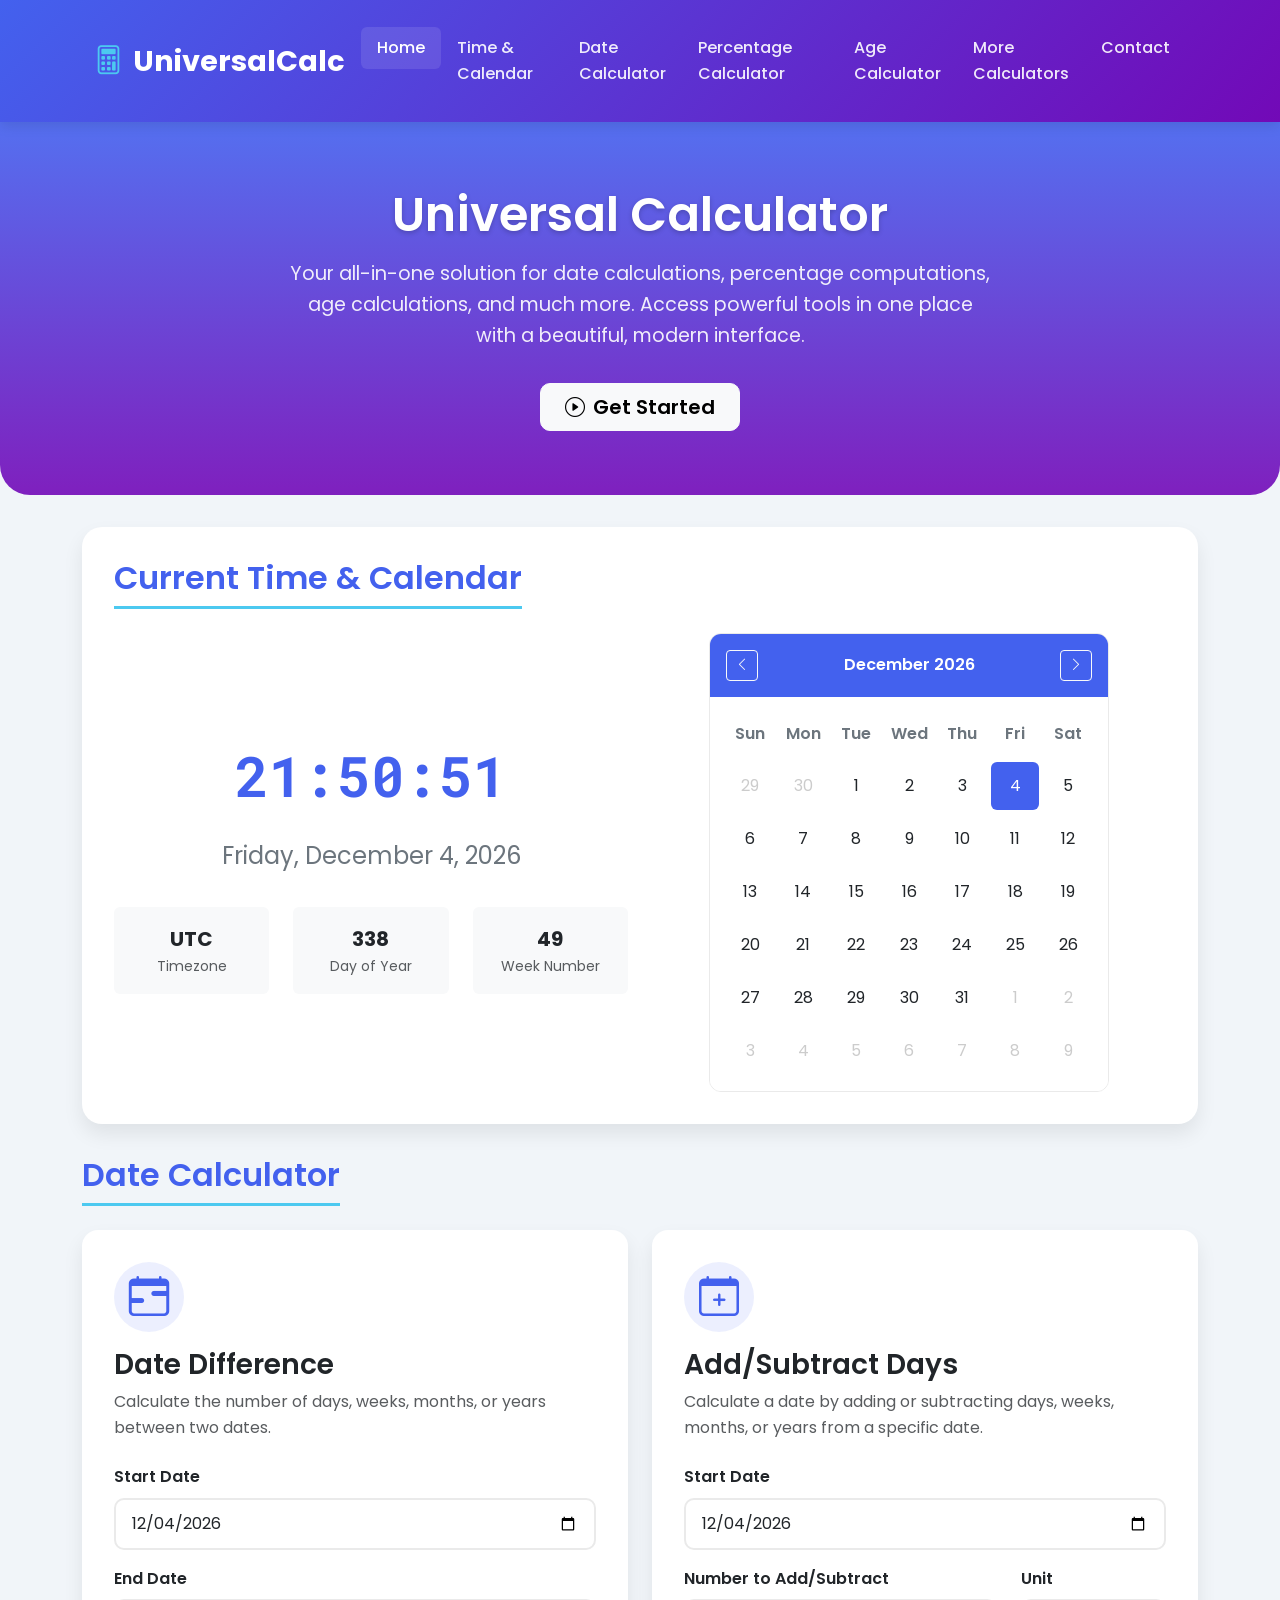
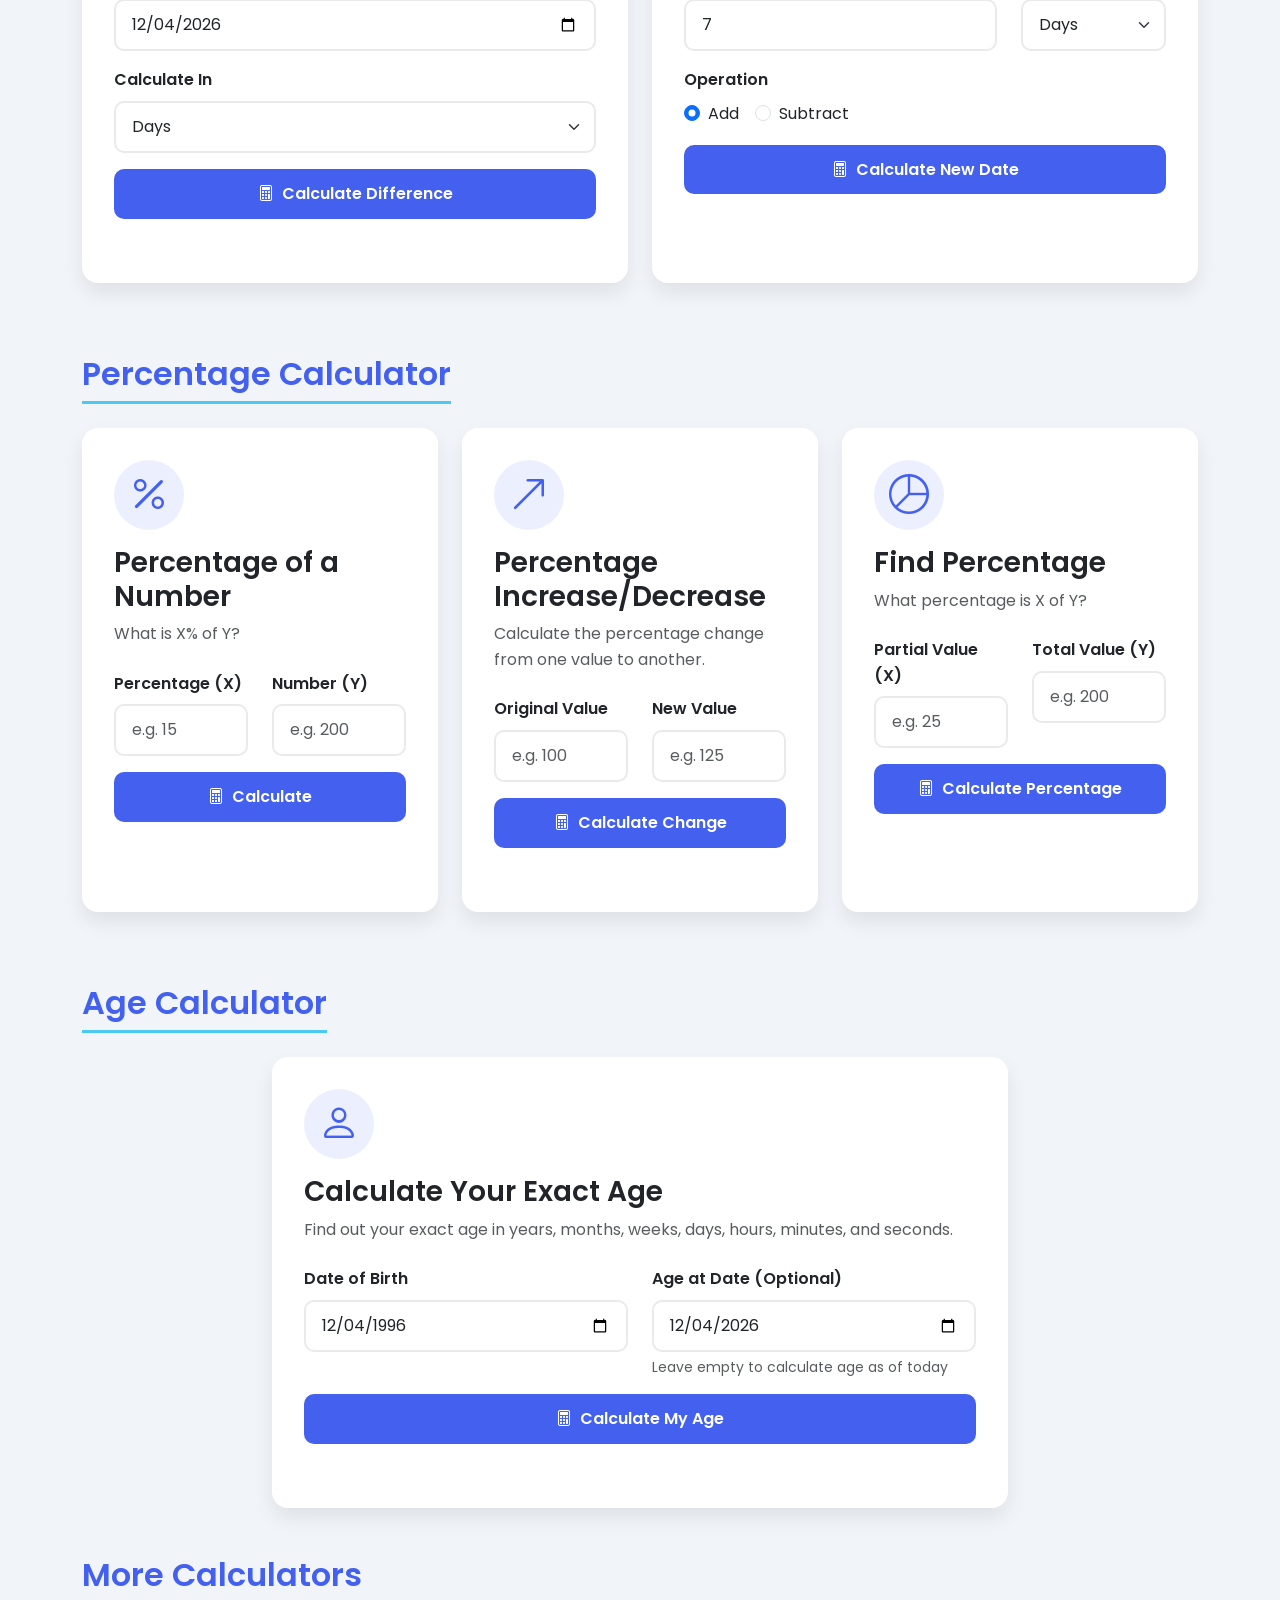
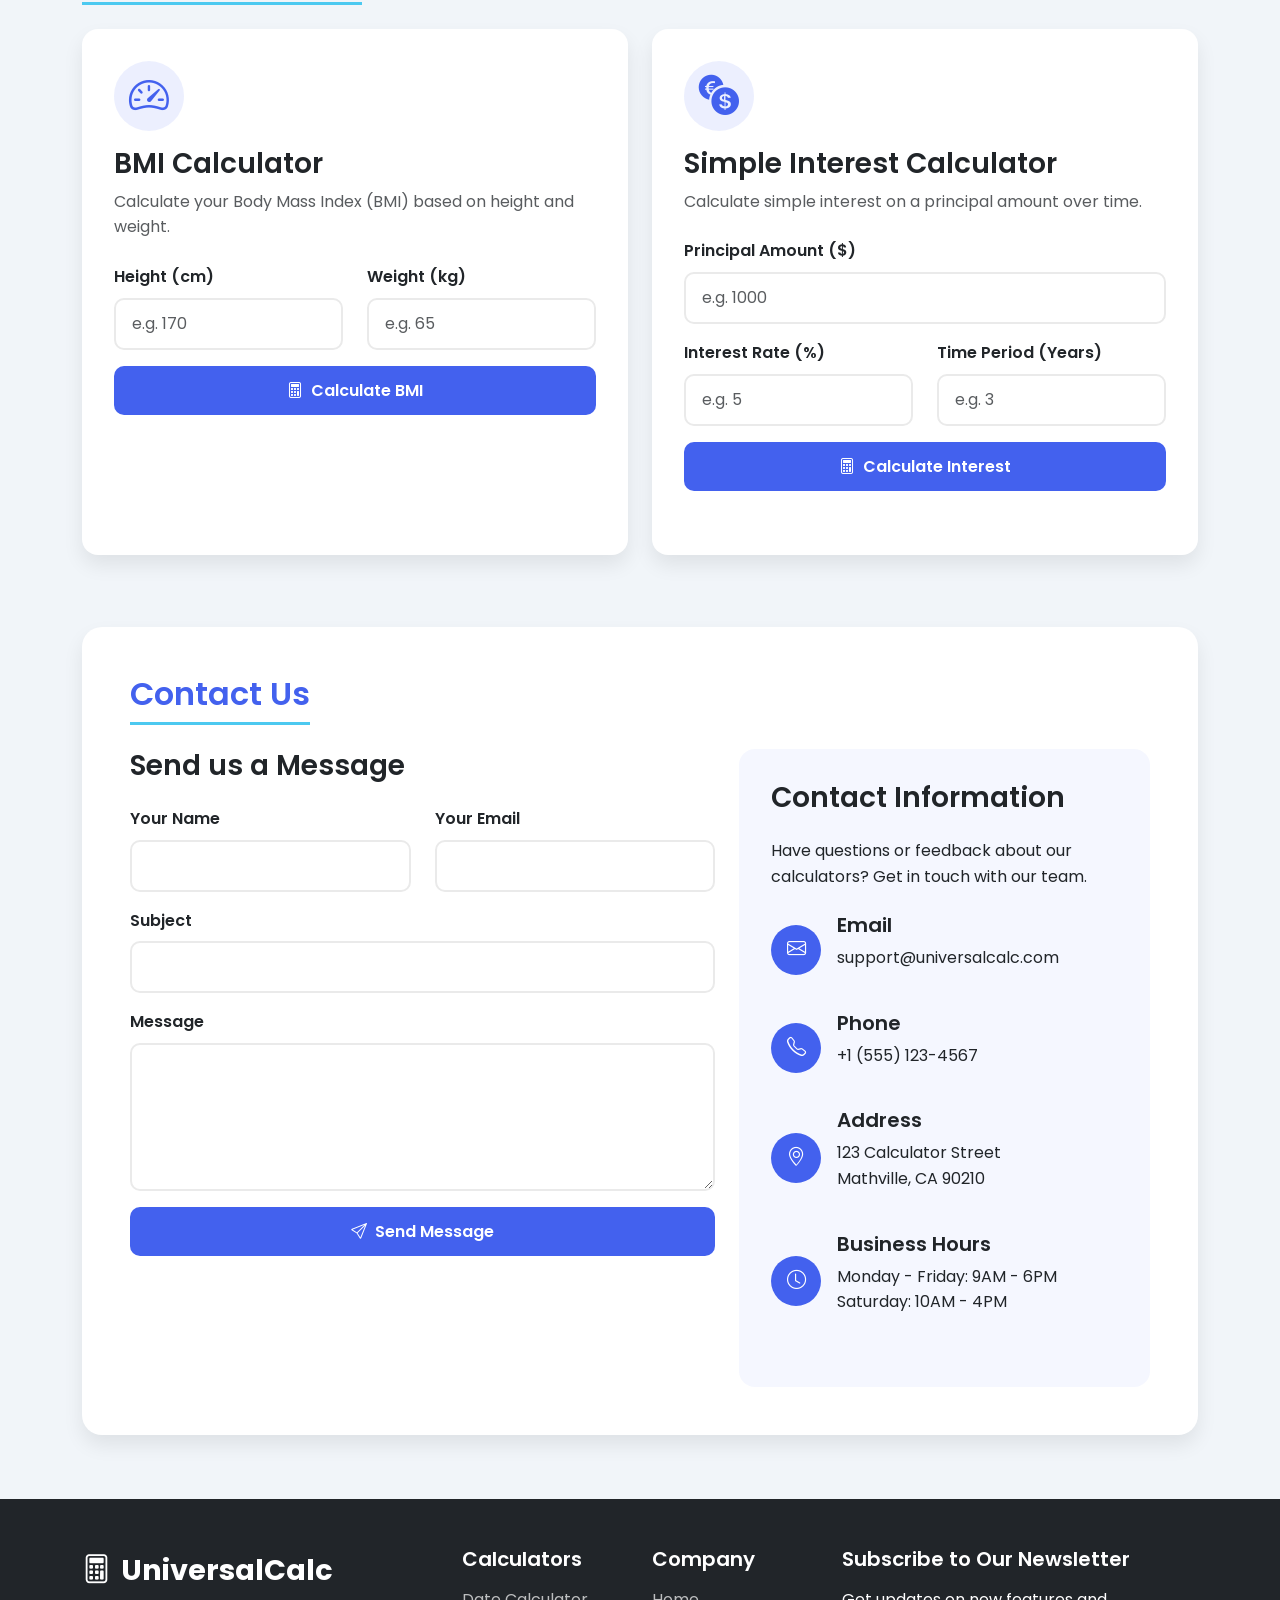
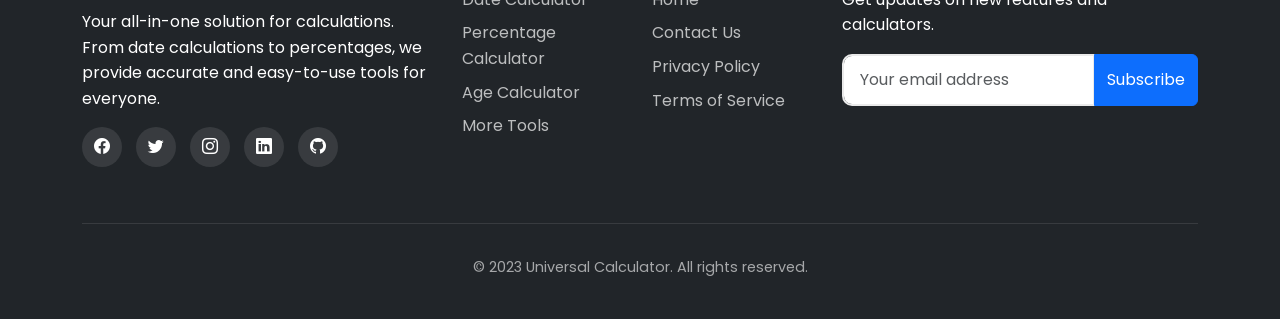
<file: universal_calculator/index.html>
<!doctype html>
<html lang="en">

<head>
    <meta charset="UTF-8" />
    <meta name="viewport" content="width=device-width, initial-scale=1.0" />
    <title>Universal Calculator | All-in-One Tool</title>
    <meta name="description"
        content="Universal Calculator is your all-in-one solution for date calculations, percentage computations, age calculations, and much more. Access powerful tools in one place with a beautiful, modern interface." />
    <meta name="author" content="Ananta Samal" />

    <!-- Bootstrap 5 CSS -->
    <link href="https://cdn.jsdelivr.net/npm/bootstrap@5.3.0-alpha1/dist/css/bootstrap.min.css" rel="stylesheet" />
    <!-- Bootstrap Icons -->
    <link rel="stylesheet" href="https://cdn.jsdelivr.net/npm/bootstrap-icons@1.8.1/font/bootstrap-icons.css" />
    <!-- Font Awesome -->
    <link rel="stylesheet" href="https://cdnjs.cloudflare.com/ajax/libs/font-awesome/6.4.0/css/all.min.css" />
    <!-- Google Fonts -->
    <link
        href="https://fonts.googleapis.com/css2?family=Poppins:wght@300;400;500;600;700&family=Roboto+Mono:wght@400;500&display=swap"
        rel="stylesheet" />
    <!-- Custom CSS -->
    <link rel="stylesheet" href="css/style.css" />
    <!-- Favicon -->
    <link rel="icon" type="image/png" sizes="32x32" href="images/favicon.png" />
</head>

<body>
    <!-- Header -->
    <header>
        <div class="container">
            <nav class="navbar navbar-expand-lg navbar-dark">
                <div class="container-fluid">
                    <a class="navbar-brand logo" href="#">
                        <i class="bi bi-calculator"></i>
                        UniversalCalc
                    </a>
                    <button class="navbar-toggler" type="button" data-bs-toggle="collapse" data-bs-target="#navbarNav">
                        <span class="navbar-toggler-icon"></span>
                    </button>
                    <div class="collapse navbar-collapse" id="navbarNav">
                        <ul class="navbar-nav ms-auto">
                            <li class="nav-item">
                                <a class="nav-link active" href="#home">Home</a>
                            </li>
                            <li class="nav-item">
                                <a class="nav-link" href="#time-calendar">Time & Calendar</a>
                            </li>
                            <li class="nav-item">
                                <a class="nav-link" href="#date-calc">Date Calculator</a>
                            </li>
                            <li class="nav-item">
                                <a class="nav-link" href="#percentage-calc">Percentage Calculator</a>
                            </li>
                            <li class="nav-item">
                                <a class="nav-link" href="#age-calc">Age Calculator</a>
                            </li>
                            <li class="nav-item">
                                <a class="nav-link" href="#other-calc">More Calculators</a>
                            </li>
                            <li class="nav-item">
                                <a class="nav-link" href="#contact">Contact</a>
                            </li>
                        </ul>
                    </div>
                </div>
            </nav>
        </div>
    </header>

    <!-- Hero Section -->
    <section class="hero" id="home">
        <div class="container">
            <h1>Universal Calculator</h1>
            <p>
                Your all-in-one solution for date calculations, percentage
                computations, age calculations, and much more. Access powerful tools
                in one place with a beautiful, modern interface.
            </p>
            <a href="#time-calendar" class="btn btn-light btn-lg px-4 py-2"
                style="border-radius: 10px; font-weight: 600">
                <i class="bi bi-play-circle me-2"></i>Get Started
            </a>
        </div>
    </section>

    <!-- Main Content -->
    <main class="container">
        <!-- Time and Calendar Section -->
        <section id="time-calendar" class="time-calendar-section">
            <h2 class="section-title">Current Time & Calendar</h2>
            <div class="row align-items-center">
                <div class="col-lg-6 mb-4 mb-lg-0">
                    <div class="time-display" id="current-time">00:00:00</div>
                    <div class="date-display" id="current-date">
                        Monday, January 1, 2023
                    </div>
                    <div class="text-center">
                        <div class="row">
                            <div class="col-4">
                                <div class="p-3 bg-light rounded">
                                    <div class="fs-5 fw-bold" id="timezone">GMT</div>
                                    <div class="small text-muted">Timezone</div>
                                </div>
                            </div>
                            <div class="col-4">
                                <div class="p-3 bg-light rounded">
                                    <div class="fs-5 fw-bold" id="day-of-year">1</div>
                                    <div class="small text-muted">Day of Year</div>
                                </div>
                            </div>
                            <div class="col-4">
                                <div class="p-3 bg-light rounded">
                                    <div class="fs-5 fw-bold" id="week-number">1</div>
                                    <div class="small text-muted">Week Number</div>
                                </div>
                            </div>
                        </div>
                    </div>
                </div>
                <div class="col-lg-6">
                    <div class="calendar-container">
                        <div class="calendar-header">
                            <button class="btn btn-sm btn-outline-light" id="prev-month">
                                <i class="bi bi-chevron-left"></i>
                            </button>
                            <div id="calendar-month-year">Month Year</div>
                            <button class="btn btn-sm btn-outline-light" id="next-month">
                                <i class="bi bi-chevron-right"></i>
                            </button>
                        </div>
                        <div class="calendar-body">
                            <div class="calendar-weekdays">
                                <div>Sun</div>
                                <div>Mon</div>
                                <div>Tue</div>
                                <div>Wed</div>
                                <div>Thu</div>
                                <div>Fri</div>
                                <div>Sat</div>
                            </div>
                            <div class="calendar-days mt-2" id="calendar-days">
                                <!-- Calendar days will be populated by JavaScript -->
                            </div>
                        </div>
                    </div>
                </div>
            </div>
        </section>

        <!-- Date Calculator Section -->
        <section id="date-calc" class="mb-5">
            <h2 class="section-title">Date Calculator</h2>
            <div class="row">
                <div class="col-lg-6 mb-4">
                    <div class="calculator-card">
                        <div class="calculator-icon">
                            <i class="bi bi-calendar-range"></i>
                        </div>
                        <h3>Date Difference</h3>
                        <p class="text-muted mb-4">
                            Calculate the number of days, weeks, months, or years between
                            two dates.
                        </p>

                        <div class="mb-3">
                            <label class="form-label">Start Date</label>
                            <input type="date" class="form-control" id="start-date" value="" />
                        </div>

                        <div class="mb-3">
                            <label class="form-label">End Date</label>
                            <input type="date" class="form-control" id="end-date" value="" />
                        </div>

                        <div class="mb-3">
                            <label class="form-label">Calculate In</label>
                            <select class="form-select" id="date-unit">
                                <option value="days">Days</option>
                                <option value="weeks">Weeks</option>
                                <option value="months">Months</option>
                                <option value="years">Years</option>
                            </select>
                        </div>

                        <button class="btn-calc" id="calculate-date-diff">
                            <i class="bi bi-calculator me-2"></i>Calculate Difference
                        </button>

                        <div class="result-box" id="date-result">
                            <h5 class="mb-2">Result</h5>
                            <div class="result-value" id="date-result-value">0 days</div>
                            <p class="mt-2 mb-0 text-muted" id="date-detail"></p>
                        </div>
                    </div>
                </div>

                <div class="col-lg-6 mb-4">
                    <div class="calculator-card">
                        <div class="calculator-icon">
                            <i class="bi bi-calendar-plus"></i>
                        </div>
                        <h3>Add/Subtract Days</h3>
                        <p class="text-muted mb-4">
                            Calculate a date by adding or subtracting days, weeks, months,
                            or years from a specific date.
                        </p>

                        <div class="mb-3">
                            <label class="form-label">Start Date</label>
                            <input type="date" class="form-control" id="base-date" value="" />
                        </div>

                        <div class="row">
                            <div class="col-8">
                                <div class="mb-3">
                                    <label class="form-label">Number to Add/Subtract</label>
                                    <input type="number" class="form-control" id="date-count" value="7" min="1" />
                                </div>
                            </div>
                            <div class="col-4">
                                <div class="mb-3">
                                    <label class="form-label">Unit</label>
                                    <select class="form-select" id="add-unit">
                                        <option value="days">Days</option>
                                        <option value="weeks">Weeks</option>
                                        <option value="months">Months</option>
                                        <option value="years">Years</option>
                                    </select>
                                </div>
                            </div>
                        </div>

                        <div class="mb-3">
                            <div class="form-label">Operation</div>
                            <div class="d-flex gap-3">
                                <div class="form-check">
                                    <input class="form-check-input" type="radio" name="operation" id="add" checked />
                                    <label class="form-check-label" for="add"> Add </label>
                                </div>
                                <div class="form-check">
                                    <input class="form-check-input" type="radio" name="operation" id="subtract" />
                                    <label class="form-check-label" for="subtract">
                                        Subtract
                                    </label>
                                </div>
                            </div>
                        </div>

                        <button class="btn-calc" id="calculate-date-add">
                            <i class="bi bi-calculator me-2"></i>Calculate New Date
                        </button>

                        <div class="result-box" id="add-date-result">
                            <h5 class="mb-2">Result</h5>
                            <div class="result-value" id="add-date-result-value">-</div>
                            <p class="mt-2 mb-0 text-muted" id="add-date-detail"></p>
                        </div>
                    </div>
                </div>
            </div>
        </section>

        <!-- Percentage Calculator Section -->
        <section id="percentage-calc" class="mb-5">
            <h2 class="section-title">Percentage Calculator</h2>
            <div class="row">
                <div class="col-lg-4 mb-4">
                    <div class="calculator-card">
                        <div class="calculator-icon">
                            <i class="bi bi-percent"></i>
                        </div>
                        <h3>Percentage of a Number</h3>
                        <p class="text-muted mb-4">What is X% of Y?</p>

                        <div class="row mb-3">
                            <div class="col-6">
                                <label class="form-label">Percentage (X)</label>
                                <input type="number" class="form-control" id="percent-x" placeholder="e.g. 15" />
                            </div>
                            <div class="col-6">
                                <label class="form-label">Number (Y)</label>
                                <input type="number" class="form-control" id="number-y" placeholder="e.g. 200" />
                            </div>
                        </div>

                        <button class="btn-calc" id="calculate-percent-of">
                            <i class="bi bi-calculator me-2"></i>Calculate
                        </button>

                        <div class="result-box" id="percent-of-result">
                            <h5 class="mb-2">Result</h5>
                            <div class="result-value" id="percent-of-result-value">0</div>
                            <p class="mt-2 mb-0 text-muted" id="percent-of-detail"></p>
                        </div>
                    </div>
                </div>

                <div class="col-lg-4 mb-4">
                    <div class="calculator-card">
                        <div class="calculator-icon">
                            <i class="bi bi-arrow-up-right"></i>
                        </div>
                        <h3>Percentage Increase/Decrease</h3>
                        <p class="text-muted mb-4">
                            Calculate the percentage change from one value to another.
                        </p>

                        <div class="row mb-3">
                            <div class="col-6">
                                <label class="form-label">Original Value</label>
                                <input type="number" class="form-control" id="original-value" placeholder="e.g. 100" />
                            </div>
                            <div class="col-6">
                                <label class="form-label">New Value</label>
                                <input type="number" class="form-control" id="new-value" placeholder="e.g. 125" />
                            </div>
                        </div>

                        <button class="btn-calc" id="calculate-percent-change">
                            <i class="bi bi-calculator me-2"></i>Calculate Change
                        </button>

                        <div class="result-box" id="percent-change-result">
                            <h5 class="mb-2">Result</h5>
                            <div class="result-value" id="percent-change-result-value">
                                0%
                            </div>
                            <p class="mt-2 mb-0 text-muted" id="percent-change-detail"></p>
                        </div>
                    </div>
                </div>

                <div class="col-lg-4 mb-4">
                    <div class="calculator-card">
                        <div class="calculator-icon">
                            <i class="bi bi-pie-chart"></i>
                        </div>
                        <h3>Find Percentage</h3>
                        <p class="text-muted mb-4">What percentage is X of Y?</p>

                        <div class="row mb-3">
                            <div class="col-6">
                                <label class="form-label">Partial Value (X)</label>
                                <input type="number" class="form-control" id="partial-value" placeholder="e.g. 25" />
                            </div>
                            <div class="col-6">
                                <label class="form-label">Total Value (Y)</label>
                                <input type="number" class="form-control" id="total-value" placeholder="e.g. 200" />
                            </div>
                        </div>

                        <button class="btn-calc" id="calculate-what-percent">
                            <i class="bi bi-calculator me-2"></i>Calculate Percentage
                        </button>

                        <div class="result-box" id="what-percent-result">
                            <h5 class="mb-2">Result</h5>
                            <div class="result-value" id="what-percent-result-value">
                                0%
                            </div>
                            <p class="mt-2 mb-0 text-muted" id="what-percent-detail"></p>
                        </div>
                    </div>
                </div>
            </div>
        </section>

        <!-- Age Calculator Section -->
        <section id="age-calc" class="mb-5">
            <h2 class="section-title">Age Calculator</h2>
            <div class="row">
                <div class="col-lg-8 mx-auto">
                    <div class="calculator-card">
                        <div class="calculator-icon">
                            <i class="bi bi-person"></i>
                        </div>
                        <h3>Calculate Your Exact Age</h3>
                        <p class="text-muted mb-4">
                            Find out your exact age in years, months, weeks, days, hours,
                            minutes, and seconds.
                        </p>

                        <div class="row mb-3">
                            <div class="col-md-6">
                                <label class="form-label">Date of Birth</label>
                                <input type="date" class="form-control" id="birth-date" max="" />
                            </div>
                            <div class="col-md-6">
                                <label class="form-label">Age at Date (Optional)</label>
                                <input type="date" class="form-control" id="age-at-date" value="" />
                                <div class="form-text">
                                    Leave empty to calculate age as of today
                                </div>
                            </div>
                        </div>

                        <button class="btn-calc" id="calculate-age">
                            <i class="bi bi-calculator me-2"></i>Calculate My Age
                        </button>

                        <div class="result-box" id="age-result">
                            <h5 class="mb-3">Your Age Is:</h5>
                            <div class="row">
                                <div class="col-6 col-md-3 mb-3">
                                    <div class="p-3 bg-light rounded text-center">
                                        <div class="fs-3 fw-bold" id="age-years">0</div>
                                        <div class="small text-muted">Years</div>
                                    </div>
                                </div>
                                <div class="col-6 col-md-3 mb-3">
                                    <div class="p-3 bg-light rounded text-center">
                                        <div class="fs-3 fw-bold" id="age-months">0</div>
                                        <div class="small text-muted">Months</div>
                                    </div>
                                </div>
                                <div class="col-6 col-md-3 mb-3">
                                    <div class="p-3 bg-light rounded text-center">
                                        <div class="fs-3 fw-bold" id="age-days">0</div>
                                        <div class="small text-muted">Days</div>
                                    </div>
                                </div>
                                <div class="col-6 col-md-3 mb-3">
                                    <div class="p-3 bg-light rounded text-center">
                                        <div class="fs-3 fw-bold" id="age-hours">0</div>
                                        <div class="small text-muted">Hours</div>
                                    </div>
                                </div>
                            </div>
                            <div class="mt-3">
                                <p class="mb-1">
                                    <strong>Total Days:</strong>
                                    <span id="total-days">0</span> days
                                </p>
                                <p class="mb-1">
                                    <strong>Total Weeks:</strong>
                                    <span id="total-weeks">0</span> weeks
                                </p>
                                <p class="mb-0">
                                    <strong>Next Birthday:</strong>
                                    <span id="next-birthday">-</span> days from now
                                </p>
                            </div>
                        </div>
                    </div>
                </div>
            </div>
        </section>

        <!-- Other Calculators Section -->
        <section id="other-calc" class="mb-5">
            <h2 class="section-title">More Calculators</h2>
            <div class="row">
                <div class="col-lg-6 mb-4">
                    <div class="calculator-card">
                        <div class="calculator-icon">
                            <i class="bi bi-speedometer2"></i>
                        </div>
                        <h3>BMI Calculator</h3>
                        <p class="text-muted mb-4">
                            Calculate your Body Mass Index (BMI) based on height and weight.
                        </p>

                        <div class="row mb-3">
                            <div class="col-6">
                                <label class="form-label">Height (cm)</label>
                                <input type="number" class="form-control" id="height-cm" placeholder="e.g. 170" />
                            </div>
                            <div class="col-6">
                                <label class="form-label">Weight (kg)</label>
                                <input type="number" class="form-control" id="weight-kg" placeholder="e.g. 65" />
                            </div>
                        </div>

                        <button class="btn-calc" id="calculate-bmi">
                            <i class="bi bi-calculator me-2"></i>Calculate BMI
                        </button>

                        <div class="result-box" id="bmi-result">
                            <h5 class="mb-2">Your BMI Result</h5>
                            <div class="result-value" id="bmi-result-value">0.0</div>
                            <div class="mt-2 p-2 rounded" id="bmi-category" style="background-color: #e9ecef">
                                <strong>Category:</strong>
                                <span id="bmi-category-text">-</span>
                            </div>
                            <p class="mt-2 mb-0 text-muted" id="bmi-detail"></p>
                        </div>
                    </div>
                </div>

                <div class="col-lg-6 mb-4">
                    <div class="calculator-card">
                        <div class="calculator-icon">
                            <i class="bi bi-currency-exchange"></i>
                        </div>
                        <h3>Simple Interest Calculator</h3>
                        <p class="text-muted mb-4">
                            Calculate simple interest on a principal amount over time.
                        </p>

                        <div class="mb-3">
                            <label class="form-label">Principal Amount ($)</label>
                            <input type="number" class="form-control" id="principal" placeholder="e.g. 1000" />
                        </div>

                        <div class="row mb-3">
                            <div class="col-6">
                                <label class="form-label">Interest Rate (%)</label>
                                <input type="number" class="form-control" id="interest-rate" placeholder="e.g. 5" />
                            </div>
                            <div class="col-6">
                                <label class="form-label">Time Period (Years)</label>
                                <input type="number" class="form-control" id="time-period" placeholder="e.g. 3" />
                            </div>
                        </div>

                        <button class="btn-calc" id="calculate-interest">
                            <i class="bi bi-calculator me-2"></i>Calculate Interest
                        </button>

                        <div class="result-box" id="interest-result">
                            <h5 class="mb-2">Interest Calculation</h5>
                            <p class="mb-1">
                                <strong>Simple Interest:</strong> $<span id="simple-interest">0.00</span>
                            </p>
                            <p class="mb-1">
                                <strong>Total Amount:</strong> $<span id="total-amount">0.00</span>
                            </p>
                            <p class="mt-2 mb-0 text-muted" id="interest-detail"></p>
                        </div>
                    </div>
                </div>
            </div>
        </section>

        <!-- Contact Section -->
        <section id="contact" class="contact-section">
            <h2 class="section-title">Contact Us</h2>
            <div class="row">
                <div class="col-lg-7 mb-4 mb-lg-0">
                    <h3 class="mb-4">Send us a Message</h3>
                    <form id="contact-form">
                        <div class="row">
                            <div class="col-md-6 mb-3">
                                <label class="form-label">Your Name</label>
                                <input type="text" class="form-control" id="contact-name" required />
                            </div>
                            <div class="col-md-6 mb-3">
                                <label class="form-label">Your Email</label>
                                <input type="email" class="form-control" id="contact-email" required />
                            </div>
                        </div>
                        <div class="mb-3">
                            <label class="form-label">Subject</label>
                            <input type="text" class="form-control" id="contact-subject" required />
                        </div>
                        <div class="mb-3">
                            <label class="form-label">Message</label>
                            <textarea class="form-control" id="contact-message" rows="5" required></textarea>
                        </div>
                        <button type="submit" class="btn-calc">
                            <i class="bi bi-send me-2"></i>Send Message
                        </button>
                        <div id="contact-success" class="alert alert-success mt-3" style="display: none">
                            <i class="bi bi-check-circle me-2"></i>Your message has been
                            sent successfully!
                        </div>
                    </form>
                </div>
                <div class="col-lg-5">
                    <div class="contact-details">
                        <h3 class="mb-4">Contact Information</h3>
                        <p class="mb-4">
                            Have questions or feedback about our calculators? Get in touch
                            with our team.
                        </p>

                        <div class="contact-item">
                            <div class="contact-icon">
                                <i class="bi bi-envelope"></i>
                            </div>
                            <div>
                                <h5>Email</h5>
                                <p>support@universalcalc.com</p>
                            </div>
                        </div>

                        <div class="contact-item">
                            <div class="contact-icon">
                                <i class="bi bi-telephone"></i>
                            </div>
                            <div>
                                <h5>Phone</h5>
                                <p>+1 (555) 123-4567</p>
                            </div>
                        </div>

                        <div class="contact-item">
                            <div class="contact-icon">
                                <i class="bi bi-geo-alt"></i>
                            </div>
                            <div>
                                <h5>Address</h5>
                                <p>123 Calculator Street<br />Mathville, CA 90210</p>
                            </div>
                        </div>

                        <div class="contact-item">
                            <div class="contact-icon">
                                <i class="bi bi-clock"></i>
                            </div>
                            <div>
                                <h5>Business Hours</h5>
                                <p>Monday - Friday: 9AM - 6PM<br />Saturday: 10AM - 4PM</p>
                            </div>
                        </div>
                    </div>
                </div>
            </div>
        </section>
    </main>

    <!-- Footer -->
    <footer>
        <div class="container">
            <div class="row">
                <div class="col-lg-4 mb-4">
                    <div class="footer-logo">
                        <i class="bi bi-calculator"></i>
                        UniversalCalc
                    </div>
                    <p>
                        Your all-in-one solution for calculations. From date calculations
                        to percentages, we provide accurate and easy-to-use tools for
                        everyone.
                    </p>
                    <div class="social-icons mt-3">
                        <a href="#"><i class="bi bi-facebook"></i></a>
                        <a href="#"><i class="bi bi-twitter"></i></a>
                        <a href="#"><i class="bi bi-instagram"></i></a>
                        <a href="#"><i class="bi bi-linkedin"></i></a>
                        <a href="#"><i class="bi bi-github"></i></a>
                    </div>
                </div>
                <div class="col-lg-2 col-md-6 mb-4">
                    <h5 class="mb-3">Calculators</h5>
                    <div class="footer-links">
                        <a href="#date-calc">Date Calculator</a>
                        <a href="#percentage-calc">Percentage Calculator</a>
                        <a href="#age-calc">Age Calculator</a>
                        <a href="#other-calc">More Tools</a>
                    </div>
                </div>
                <div class="col-lg-2 col-md-6 mb-4">
                    <h5 class="mb-3">Company</h5>
                    <div class="footer-links">
                        <a href="#home">Home</a>
                        <a href="#contact">Contact Us</a>
                        <a href="#">Privacy Policy</a>
                        <a href="#">Terms of Service</a>
                    </div>
                </div>
                <div class="col-lg-4 mb-4">
                    <h5 class="mb-3">Subscribe to Our Newsletter</h5>
                    <p>Get updates on new features and calculators.</p>
                    <div class="input-group mb-3">
                        <input type="email" class="form-control" placeholder="Your email address" />
                        <button class="btn btn-primary" type="button">Subscribe</button>
                    </div>
                </div>
            </div>
            <div class="copyright">
                <p>&copy; 2023 Universal Calculator. All rights reserved.</p>
            </div>
        </div>
    </footer>

    <!-- Bootstrap JS Bundle with Popper -->
    <script src="https://cdn.jsdelivr.net/npm/bootstrap@5.3.0-alpha1/dist/js/bootstrap.bundle.min.js"></script>

    <!-- Main Application Script -->
    <script src="js/script.js"></script>
</body>

</html>
</file>
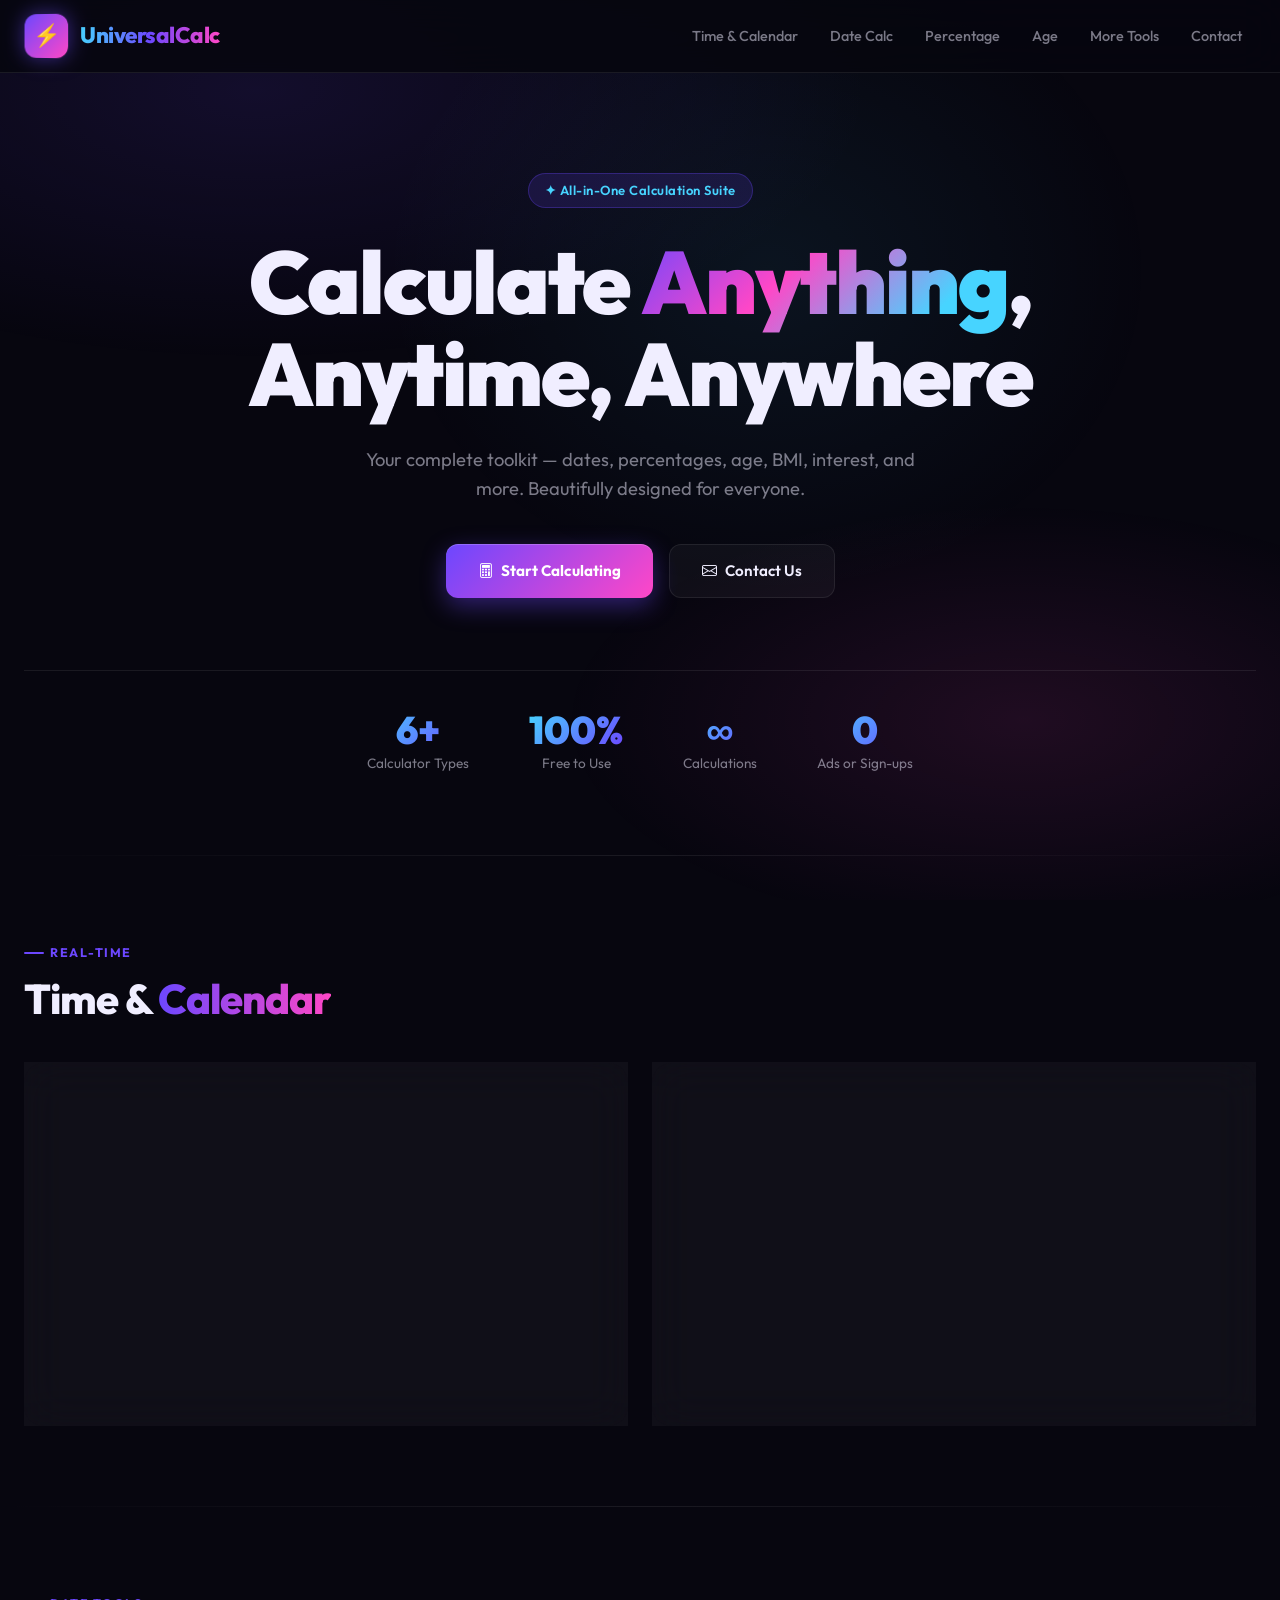
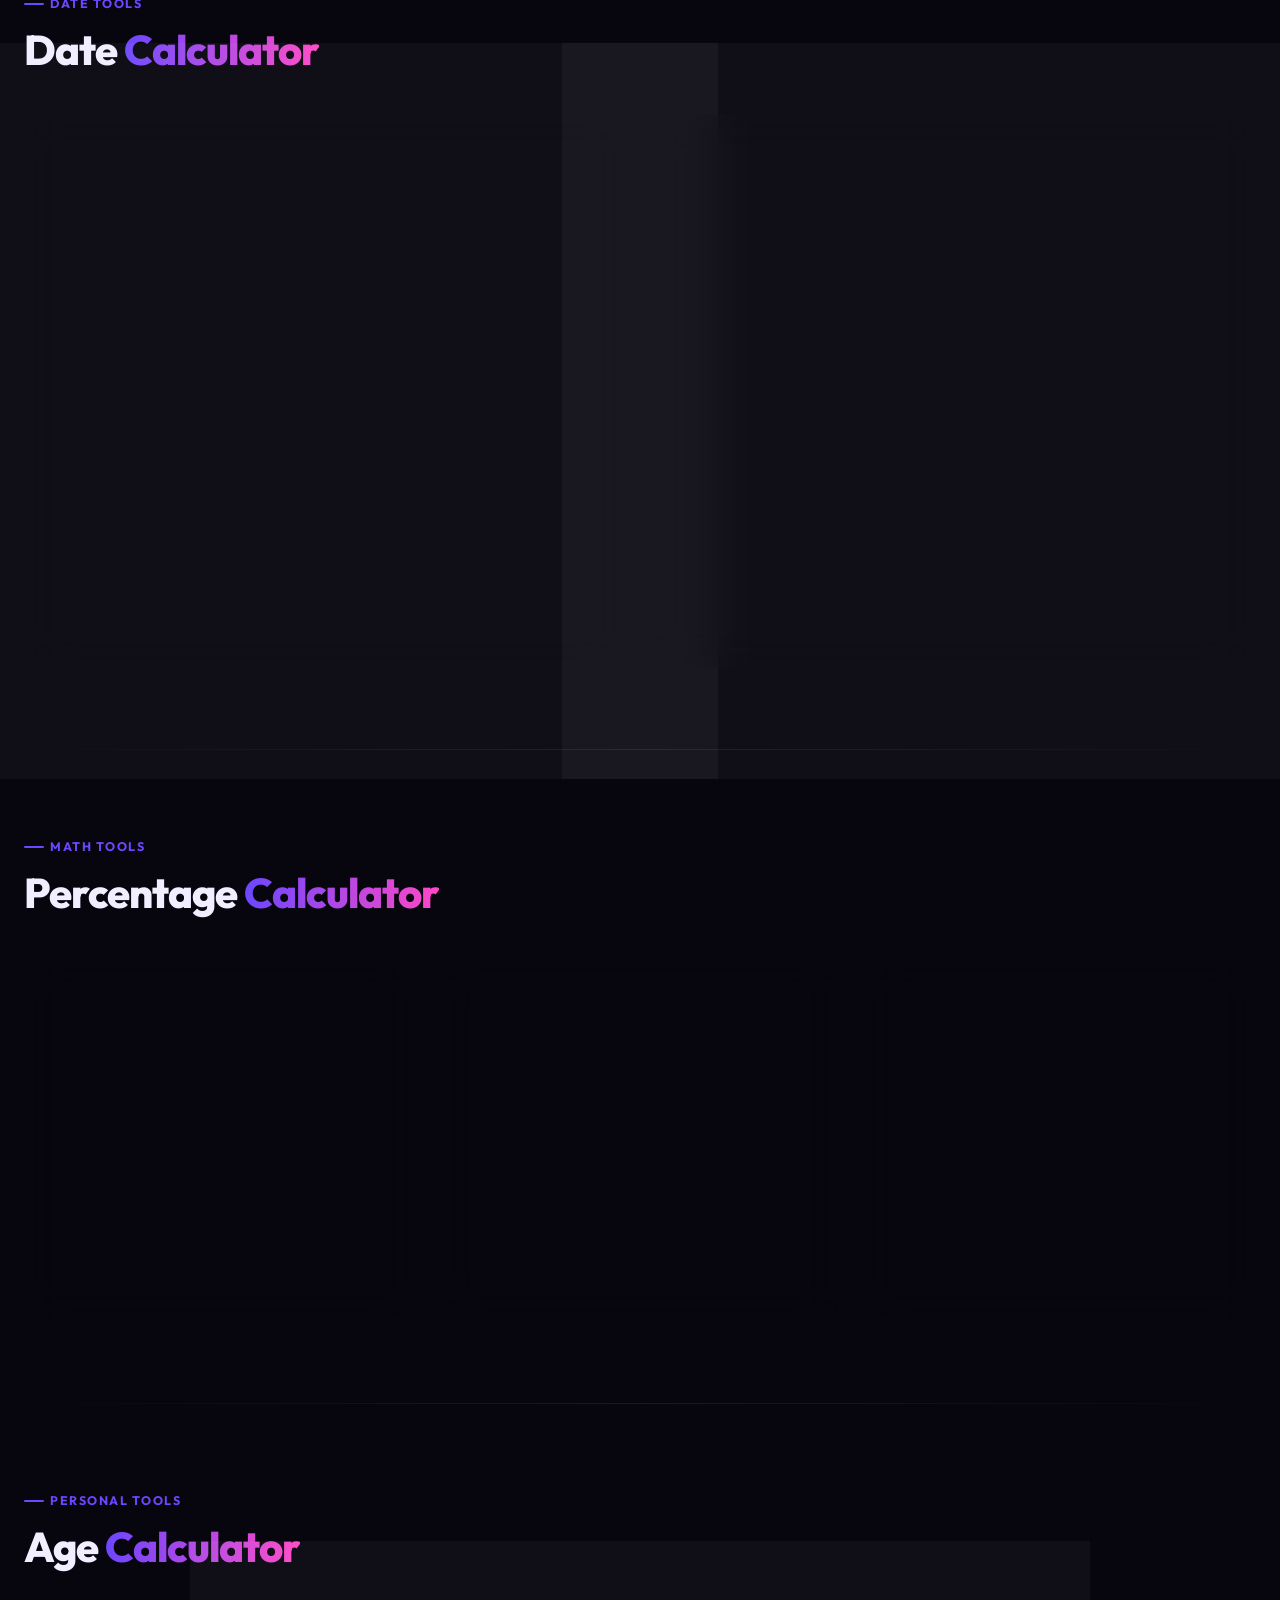
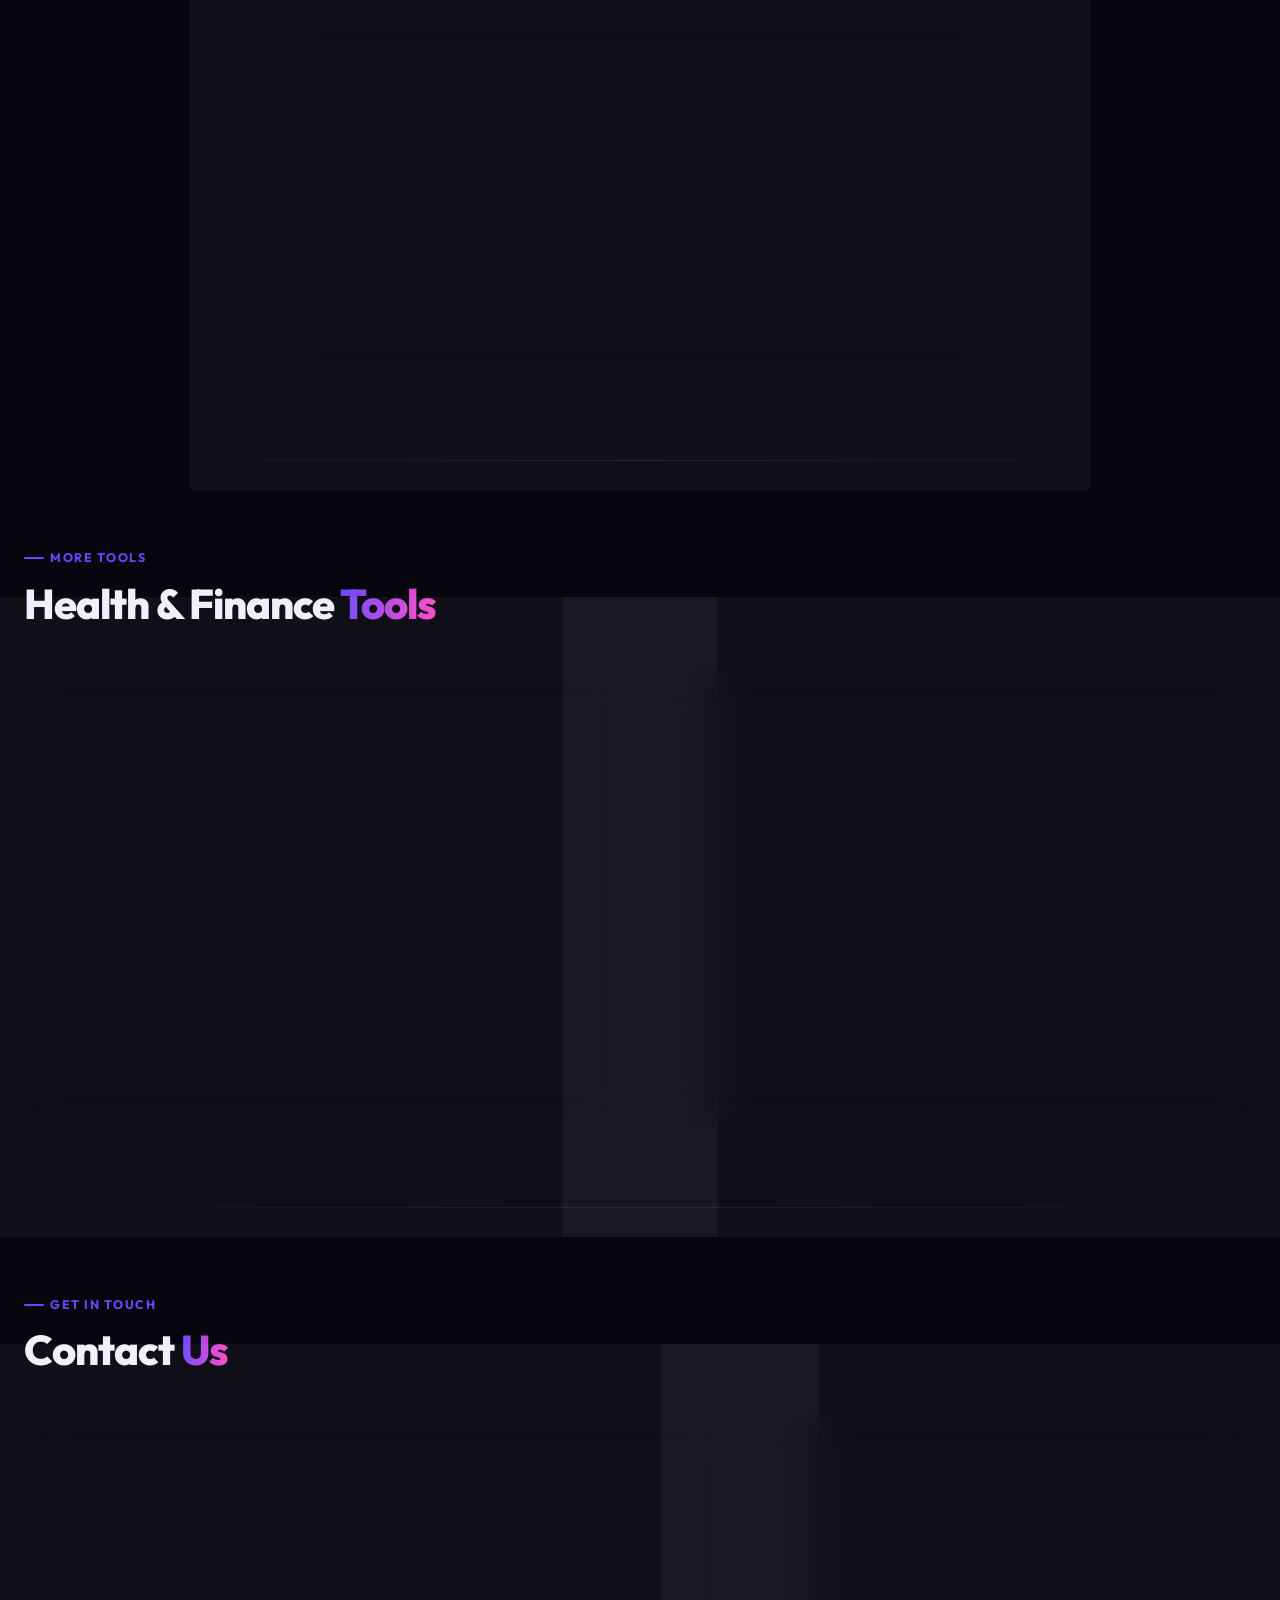
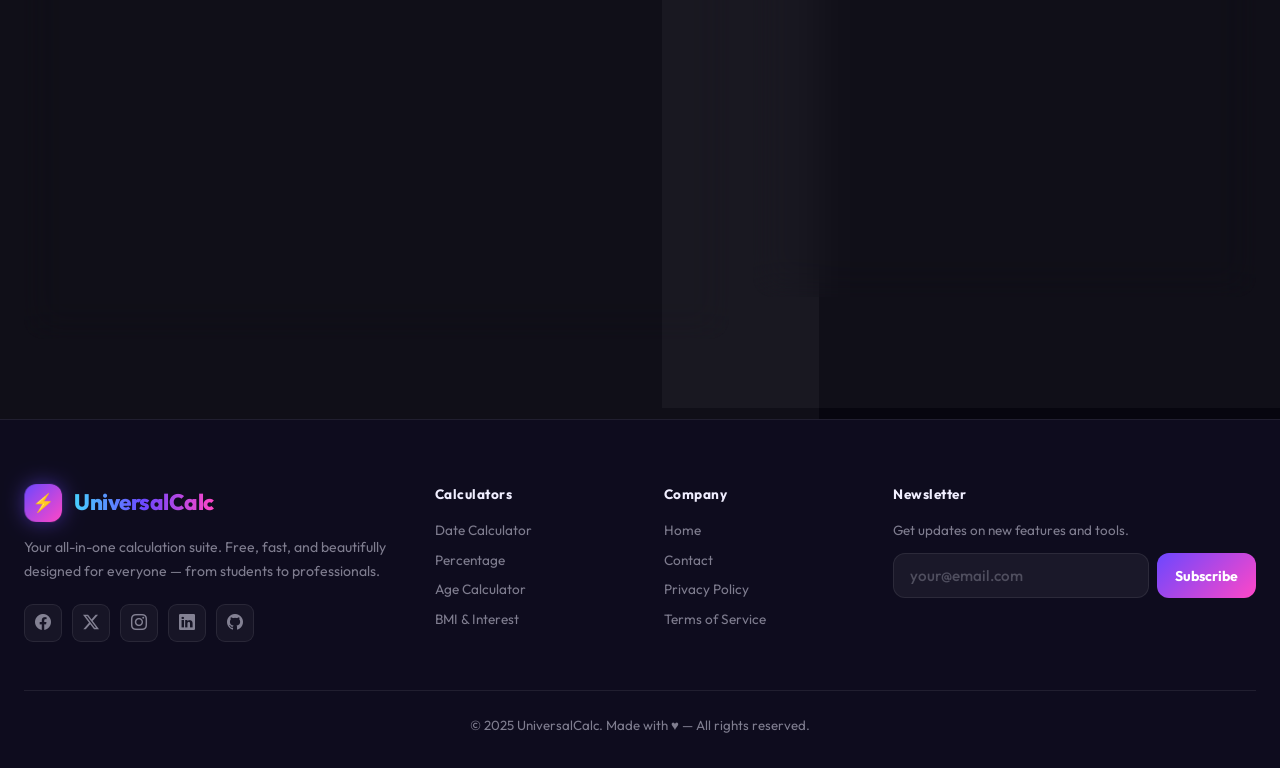
<file: universal_calculator/calculator.html>
<!doctype html>
<html lang="en">
  <head>
    <meta charset="UTF-8" />
    <meta name="viewport" content="width=device-width, initial-scale=1.0" />
    <title>UniversalCalc | All-in-One Calculator Suite</title>
    <meta
      name="description"
      content="UniversalCalc is your all-in-one solution for date calculations, percentage computations, age calculations, and much more. Access powerful tools in one place with a beautiful, modern interface."
    />
    <meta name="author" content="Ananta Samal" />
    <!-- Favicon -->
    <link
      rel="icon"
      type="image/png"
      sizes="32x32"
      href="images/favicon-32x32.png"
    />
    <!-- Bootstrap 5 CSS -->
    <link
      href="https://fonts.googleapis.com/css2?family=Outfit:wght@300;400;500;600;700;800;900&family=JetBrains+Mono:wght@400;500;600&display=swap"
      rel="stylesheet"
    />
    <link
      rel="stylesheet"
      href="https://cdn.jsdelivr.net/npm/bootstrap-icons@1.11.3/font/bootstrap-icons.min.css"
    />
    <link rel="stylesheet" href="css/calculator.css" />
  </head>

  <body>
    <!-- ===================== HEADER ===================== -->
    <header>
      <div class="nav-inner">
        <a href="#" class="logo">
          <div class="logo-icon">⚡</div>
          <span class="logo-text">UniversalCalc</span>
        </a>
        <ul class="nav-links">
          <li><a href="#time-calendar">Time & Calendar</a></li>
          <li><a href="#date-calc">Date Calc</a></li>
          <li><a href="#percentage-calc">Percentage</a></li>
          <li><a href="#age-calc">Age</a></li>
          <li><a href="#other-calc">More Tools</a></li>
          <li><a href="#contact">Contact</a></li>
        </ul>
        <div class="hamburger" id="hamburgerBtn">
          <span></span><span></span><span></span>
        </div>
      </div>
    </header>

    <!-- Mobile Menu -->
    <nav class="mobile-menu" id="mobileMenu">
      <a href="#time-calendar" onclick="closeMobileMenu()"
        >⏰ Time & Calendar</a
      >
      <a href="#date-calc" onclick="closeMobileMenu()">📅 Date Calculator</a>
      <a href="#percentage-calc" onclick="closeMobileMenu()">% Percentage</a>
      <a href="#age-calc" onclick="closeMobileMenu()">🎂 Age Calculator</a>
      <a href="#other-calc" onclick="closeMobileMenu()">🧮 More Tools</a>
      <a href="#contact" onclick="closeMobileMenu()">✉️ Contact</a>
    </nav>

    <!-- ===================== HERO ===================== -->
    <section class="hero" id="home">
      <div class="hero-badge">✦ All-in-One Calculation Suite</div>
      <h1>
        Calculate <span class="grad">Anything</span>,<br />Anytime, Anywhere
      </h1>
      <p>
        Your complete toolkit — dates, percentages, age, BMI, interest, and
        more. Beautifully designed for everyone.
      </p>
      <div class="hero-ctas">
        <a href="#date-calc" class="btn-primary-3d"
          ><i class="bi bi-calculator"></i> Start Calculating</a
        >
        <a href="#contact" class="btn-secondary-3d"
          ><i class="bi bi-envelope"></i> Contact Us</a
        >
      </div>
      <div class="hero-stats">
        <div class="stat">
          <div class="stat-num">6+</div>
          <div class="stat-label">Calculator Types</div>
        </div>
        <div class="stat">
          <div class="stat-num">100%</div>
          <div class="stat-label">Free to Use</div>
        </div>
        <div class="stat">
          <div class="stat-num">∞</div>
          <div class="stat-label">Calculations</div>
        </div>
        <div class="stat">
          <div class="stat-num">0</div>
          <div class="stat-label">Ads or Sign-ups</div>
        </div>
      </div>
    </section>

    <div class="divider"></div>

    <!-- ===================== TIME & CALENDAR ===================== -->
    <section id="time-calendar" class="section-wrapper">
      <div class="container">
        <div class="section-head">
          <div class="section-tag">Real-time</div>
          <h2 class="section-title">
            Time & <span class="grad">Calendar</span>
          </h2>
        </div>
        <div class="time-section-grid">
          <!-- Live Clock -->
          <div class="time-card">
            <div class="time-display" id="current-time">--:--:--</div>
            <div class="date-display" id="current-date">Loading...</div>
            <div class="time-meta">
              <div class="time-meta-item">
                Timezone: <strong id="timezone">--</strong>
              </div>
              <div class="time-meta-item">
                Day: <strong id="day-of-year">--</strong>
              </div>
              <div class="time-meta-item">
                Week: <strong id="week-number">--</strong>
              </div>
            </div>
          </div>
          <!-- Calendar -->
          <div class="calendar-card">
            <div class="calendar-header">
              <button class="cal-nav-btn" id="prev-month">
                <i class="bi bi-chevron-left"></i>
              </button>
              <h3 id="calendar-month-year">Month Year</h3>
              <button class="cal-nav-btn" id="next-month">
                <i class="bi bi-chevron-right"></i>
              </button>
            </div>
            <div class="calendar-body">
              <div class="cal-weekdays">
                <div>SUN</div>
                <div>MON</div>
                <div>TUE</div>
                <div>WED</div>
                <div>THU</div>
                <div>FRI</div>
                <div>SAT</div>
              </div>
              <div class="cal-days" id="calendar-days"></div>
            </div>
          </div>
        </div>
      </div>
    </section>

    <div class="divider"></div>

    <!-- ===================== DATE CALCULATOR ===================== -->
    <section id="date-calc" class="section-wrapper">
      <div class="container">
        <div class="section-head">
          <div class="section-tag">Date Tools</div>
          <h2 class="section-title">
            Date <span class="grad">Calculator</span>
          </h2>
        </div>
        <div class="grid-2">
          <!-- Date Difference -->
          <div class="glass-card">
            <div class="card-icon-wrap icon-purple">
              <i class="bi bi-calendar-range"></i>
            </div>
            <div class="card-title">Date Difference</div>
            <div class="card-desc">
              Calculate the exact gap between two dates.
            </div>
            <div class="form-group">
              <label>Start Date</label>
              <input type="date" id="start-date" />
            </div>
            <div class="form-group">
              <label>End Date</label>
              <input type="date" id="end-date" />
            </div>
            <div class="form-group">
              <label>Calculate In</label>
              <select id="date-unit">
                <option value="days">Days</option>
                <option value="weeks">Weeks</option>
                <option value="months">Months</option>
                <option value="years">Years</option>
              </select>
            </div>
            <button class="btn-calc" id="calculate-date-diff">
              <i class="bi bi-arrow-right-circle"></i> Calculate Difference
            </button>
            <div class="result-box" id="date-result">
              <div class="result-label">Result</div>
              <div class="result-value" id="date-result-value">—</div>
              <div class="result-detail" id="date-detail"></div>
            </div>
          </div>

          <!-- Add/Subtract -->
          <div class="glass-card">
            <div class="card-icon-wrap icon-pink">
              <i class="bi bi-calendar-plus"></i>
            </div>
            <div class="card-title">Add / Subtract Days</div>
            <div class="card-desc">
              Find a date by adding or subtracting from any date.
            </div>
            <div class="form-group">
              <label>Start Date</label>
              <input type="date" id="base-date" />
            </div>
            <div class="row-2">
              <div class="form-group">
                <label>Amount</label>
                <input type="number" id="date-count" value="7" min="1" />
              </div>
              <div class="form-group">
                <label>Unit</label>
                <select id="add-unit">
                  <option value="days">Days</option>
                  <option value="weeks">Weeks</option>
                  <option value="months">Months</option>
                  <option value="years">Years</option>
                </select>
              </div>
            </div>
            <div class="form-group">
              <label>Operation</label>
              <div class="radio-group">
                <label
                  ><input type="radio" name="operation" id="add" checked />
                  Add</label
                >
                <label
                  ><input type="radio" name="operation" id="subtract" />
                  Subtract</label
                >
              </div>
            </div>
            <button class="btn-calc" id="calculate-date-add">
              <i class="bi bi-arrow-right-circle"></i> Calculate New Date
            </button>
            <div class="result-box" id="add-date-result">
              <div class="result-label">New Date</div>
              <div class="result-value" id="add-date-result-value">—</div>
              <div class="result-detail" id="add-date-detail"></div>
            </div>
          </div>
        </div>
      </div>
    </section>

    <div class="divider"></div>

    <!-- ===================== PERCENTAGE CALCULATOR ===================== -->
    <section id="percentage-calc" class="section-wrapper">
      <div class="container">
        <div class="section-head">
          <div class="section-tag">Math Tools</div>
          <h2 class="section-title">
            Percentage <span class="grad">Calculator</span>
          </h2>
        </div>
        <div class="grid-3">
          <!-- % of Number -->
          <div class="glass-card">
            <div class="card-icon-wrap icon-cyan">
              <i class="bi bi-percent"></i>
            </div>
            <div class="card-title">% of a Number</div>
            <div class="card-desc">What is X% of Y?</div>
            <div class="row-2">
              <div class="form-group">
                <label>Percentage (X)</label>
                <input type="number" id="percent-x" placeholder="e.g. 15" />
              </div>
              <div class="form-group">
                <label>Number (Y)</label>
                <input type="number" id="number-y" placeholder="e.g. 200" />
              </div>
            </div>
            <button class="btn-calc" id="calculate-percent-of">
              <i class="bi bi-calculator"></i> Calculate
            </button>
            <div class="result-box" id="percent-of-result">
              <div class="result-label">Result</div>
              <div class="result-value" id="percent-of-result-value">—</div>
              <div class="result-detail" id="percent-of-detail"></div>
            </div>
          </div>

          <!-- % Change -->
          <div class="glass-card">
            <div class="card-icon-wrap icon-orange">
              <i class="bi bi-arrow-up-right"></i>
            </div>
            <div class="card-title">% Increase / Decrease</div>
            <div class="card-desc">
              Calculate percentage change between values.
            </div>
            <div class="row-2">
              <div class="form-group">
                <label>Original Value</label>
                <input
                  type="number"
                  id="original-value"
                  placeholder="e.g. 100"
                />
              </div>
              <div class="form-group">
                <label>New Value</label>
                <input type="number" id="new-value" placeholder="e.g. 125" />
              </div>
            </div>
            <button class="btn-calc" id="calculate-percent-change">
              <i class="bi bi-calculator"></i> Calculate Change
            </button>
            <div class="result-box" id="percent-change-result">
              <div class="result-label">Change</div>
              <div class="result-value" id="percent-change-result-value">—</div>
              <div class="result-detail" id="percent-change-detail"></div>
            </div>
          </div>

          <!-- Find % -->
          <div class="glass-card">
            <div class="card-icon-wrap icon-green">
              <i class="bi bi-pie-chart"></i>
            </div>
            <div class="card-title">Find Percentage</div>
            <div class="card-desc">What % is X of Y?</div>
            <div class="row-2">
              <div class="form-group">
                <label>Partial (X)</label>
                <input type="number" id="partial-value" placeholder="e.g. 25" />
              </div>
              <div class="form-group">
                <label>Total (Y)</label>
                <input type="number" id="total-value" placeholder="e.g. 200" />
              </div>
            </div>
            <button class="btn-calc" id="calculate-what-percent">
              <i class="bi bi-calculator"></i> Calculate %
            </button>
            <div class="result-box" id="what-percent-result">
              <div class="result-label">Percentage</div>
              <div class="result-value" id="what-percent-result-value">—</div>
              <div class="result-detail" id="what-percent-detail"></div>
            </div>
          </div>
        </div>
      </div>
    </section>

    <div class="divider"></div>

    <!-- ===================== AGE CALCULATOR ===================== -->
    <section id="age-calc" class="section-wrapper">
      <div class="container">
        <div class="section-head">
          <div class="section-tag">Personal Tools</div>
          <h2 class="section-title">
            Age <span class="grad">Calculator</span>
          </h2>
        </div>
        <div style="max-width: 720px; margin: 0 auto">
          <div class="glass-card">
            <div class="card-icon-wrap icon-pink">
              <i class="bi bi-person-heart"></i>
            </div>
            <div class="card-title">Calculate Your Exact Age</div>
            <div class="card-desc">
              Find your age in years, months, days, hours — plus days until your
              next birthday.
            </div>
            <div class="row-2">
              <div class="form-group">
                <label>Date of Birth</label>
                <input type="date" id="birth-date" />
              </div>
              <div class="form-group">
                <label>Age At Date (optional)</label>
                <input type="date" id="age-at-date" />
              </div>
            </div>
            <button class="btn-calc" id="calculate-age">
              <i class="bi bi-cake2"></i> Calculate My Age
            </button>
            <div class="result-box" id="age-result" style="display: none">
              <div class="result-label" style="margin-bottom: 14px">
                Your Age Breakdown
              </div>
              <div class="age-pills">
                <div class="age-pill">
                  <div class="num" id="age-years">0</div>
                  <div class="lbl">Years</div>
                </div>
                <div class="age-pill">
                  <div class="num" id="age-months">0</div>
                  <div class="lbl">Months</div>
                </div>
                <div class="age-pill">
                  <div class="num" id="age-days">0</div>
                  <div class="lbl">Days</div>
                </div>
                <div class="age-pill">
                  <div class="num" id="age-hours">0</div>
                  <div class="lbl">Hours</div>
                </div>
              </div>
              <div class="age-extras">
                <span>Total Days: <strong id="total-days">0</strong></span>
                <span>Total Weeks: <strong id="total-weeks">0</strong></span>
                <span
                  >🎂 Next Birthday in:
                  <strong id="next-birthday">-</strong> days</span
                >
              </div>
            </div>
          </div>
        </div>
      </div>
    </section>

    <div class="divider"></div>

    <!-- ===================== MORE CALCULATORS ===================== -->
    <section id="other-calc" class="section-wrapper">
      <div class="container">
        <div class="section-head">
          <div class="section-tag">More Tools</div>
          <h2 class="section-title">
            Health & Finance <span class="grad">Tools</span>
          </h2>
        </div>
        <div class="grid-2">
          <!-- BMI -->
          <div class="glass-card">
            <div class="card-icon-wrap icon-green">
              <i class="bi bi-speedometer2"></i>
            </div>
            <div class="card-title">BMI Calculator</div>
            <div class="card-desc">
              Calculate your Body Mass Index based on height and weight.
            </div>
            <div class="row-2">
              <div class="form-group">
                <label>Height (cm)</label>
                <input type="number" id="height-cm" placeholder="e.g. 170" />
              </div>
              <div class="form-group">
                <label>Weight (kg)</label>
                <input type="number" id="weight-kg" placeholder="e.g. 65" />
              </div>
            </div>
            <button class="btn-calc" id="calculate-bmi">
              <i class="bi bi-activity"></i> Calculate BMI
            </button>
            <div class="result-box" id="bmi-result">
              <div class="result-label">Your BMI</div>
              <div class="result-value" id="bmi-result-value">—</div>
              <div
                style="
                  margin-top: 10px;
                  padding: 10px 14px;
                  border-radius: 8px;
                  background: rgba(255, 255, 255, 0.05);
                  border: 1px solid var(--glass-border);
                "
                id="bmi-category"
              >
                Category:
                <strong id="bmi-category-text" style="color: var(--c5)"
                  >—</strong
                >
              </div>
              <div class="result-detail" id="bmi-detail"></div>
            </div>
          </div>

          <!-- Simple Interest -->
          <div class="glass-card">
            <div class="card-icon-wrap icon-orange">
              <i class="bi bi-currency-exchange"></i>
            </div>
            <div class="card-title">Simple Interest Calculator</div>
            <div class="card-desc">
              Calculate interest and total amount on principal over time.
            </div>
            <div class="form-group">
              <label>Principal Amount (₹/$)</label>
              <input type="number" id="principal" placeholder="e.g. 10000" />
            </div>
            <div class="row-2">
              <div class="form-group">
                <label>Rate (%)</label>
                <input type="number" id="interest-rate" placeholder="e.g. 5" />
              </div>
              <div class="form-group">
                <label>Time (Years)</label>
                <input type="number" id="time-period" placeholder="e.g. 3" />
              </div>
            </div>
            <button class="btn-calc" id="calculate-interest">
              <i class="bi bi-graph-up-arrow"></i> Calculate Interest
            </button>
            <div class="result-box" id="interest-result">
              <div class="result-label">Result</div>
              <div class="interest-result-grid">
                <div class="interest-result-item">
                  <div class="lbl">Simple Interest</div>
                  <div class="val">$<span id="simple-interest">0.00</span></div>
                </div>
                <div class="interest-result-item">
                  <div class="lbl">Total Amount</div>
                  <div class="val">$<span id="total-amount">0.00</span></div>
                </div>
              </div>
              <div class="result-detail" id="interest-detail"></div>
            </div>
          </div>
        </div>
      </div>
    </section>

    <div class="divider"></div>

    <!-- ===================== CONTACT ===================== -->
    <section id="contact" class="section-wrapper">
      <div class="container">
        <div class="section-head">
          <div class="section-tag">Get in Touch</div>
          <h2 class="section-title">Contact <span class="grad">Us</span></h2>
        </div>
        <div class="contact-grid">
          <!-- Form -->
          <div class="glass-card">
            <div
              class="card-title"
              style="font-size: 1.3rem; margin-bottom: 20px"
            >
              Send Us a Message
            </div>
            <form id="contact-form">
              <div class="row-2">
                <div class="form-group">
                  <label>Your Name</label>
                  <input type="text" id="contact-name" placeholder="John Doe" />
                </div>
                <div class="form-group">
                  <label>Your Email</label>
                  <input
                    type="email"
                    id="contact-email"
                    placeholder="john@email.com"
                  />
                </div>
              </div>
              <div class="form-group">
                <label>Subject</label>
                <input
                  type="text"
                  id="contact-subject"
                  placeholder="What's this about?"
                />
              </div>
              <div class="form-group">
                <label>Message</label>
                <textarea
                  id="contact-message"
                  placeholder="Write your message here..."
                ></textarea>
              </div>
              <button type="submit" class="btn-calc">
                <i class="bi bi-send"></i> Send Message
              </button>
              <div id="contact-success" class="success-alert">
                <i class="bi bi-check-circle-fill"></i> Your message has been
                sent successfully!
              </div>
            </form>
          </div>

          <!-- Info -->
          <div>
            <div class="glass-card" style="margin-bottom: 24px">
              <div class="card-title" style="margin-bottom: 18px">
                Contact Information
              </div>
              <div class="contact-info-item">
                <div class="contact-icon">📧</div>
                <div>
                  <h5>Email</h5>
                  <p>hello@universalcalc.com</p>
                </div>
              </div>
              <div class="contact-info-item">
                <div class="contact-icon">📞</div>
                <div>
                  <h5>Phone</h5>
                  <p>+1 (555) 123-4567</p>
                </div>
              </div>
              <div class="contact-info-item">
                <div class="contact-icon">📍</div>
                <div>
                  <h5>Address</h5>
                  <p>123 Calculator Street, Mathville, CA 90210</p>
                </div>
              </div>
              <div class="contact-info-item">
                <div class="contact-icon">🕐</div>
                <div>
                  <h5>Business Hours</h5>
                  <p>Mon–Fri: 9AM–6PM · Sat: 10AM–4PM</p>
                </div>
              </div>
            </div>
          </div>
        </div>
      </div>
    </section>

    <!-- ===================== FOOTER ===================== -->
    <footer>
      <div class="container">
        <div class="footer-grid">
          <div>
            <a href="#" class="logo">
              <div
                class="logo-icon"
                style="width: 38px; height: 38px; font-size: 18px"
              >
                ⚡
              </div>
              <span class="logo-text">UniversalCalc</span>
            </a>
            <p class="footer-tagline">
              Your all-in-one calculation suite. Free, fast, and beautifully
              designed for everyone — from students to professionals.
            </p>
            <div class="social-links">
              <a href="#"><i class="bi bi-facebook"></i></a>
              <a href="#"><i class="bi bi-twitter-x"></i></a>
              <a href="#"><i class="bi bi-instagram"></i></a>
              <a href="#"><i class="bi bi-linkedin"></i></a>
              <a href="#"><i class="bi bi-github"></i></a>
            </div>
          </div>
          <div class="footer-col">
            <h4>Calculators</h4>
            <a href="#date-calc">Date Calculator</a>
            <a href="#percentage-calc">Percentage</a>
            <a href="#age-calc">Age Calculator</a>
            <a href="#other-calc">BMI & Interest</a>
          </div>
          <div class="footer-col">
            <h4>Company</h4>
            <a href="#home">Home</a>
            <a href="#contact">Contact</a>
            <a href="#">Privacy Policy</a>
            <a href="#">Terms of Service</a>
          </div>
          <div class="footer-col">
            <h4>Newsletter</h4>
            <p
              style="
                font-size: 0.84rem;
                color: var(--text-muted);
                margin-bottom: 12px;
              "
            >
              Get updates on new features and tools.
            </p>
            <div class="newsletter-input-group">
              <input type="email" placeholder="your@email.com" />
              <button>Subscribe</button>
            </div>
          </div>
        </div>
        <div class="footer-bottom">
          &copy; 2025 UniversalCalc. Made with ♥ — All rights reserved.
        </div>
      </div>
    </footer>

    <!-- ===================== SCRIPTS ===================== -->
    <script src="js/calculator.js"></script>
  </body>
</html>
</file>
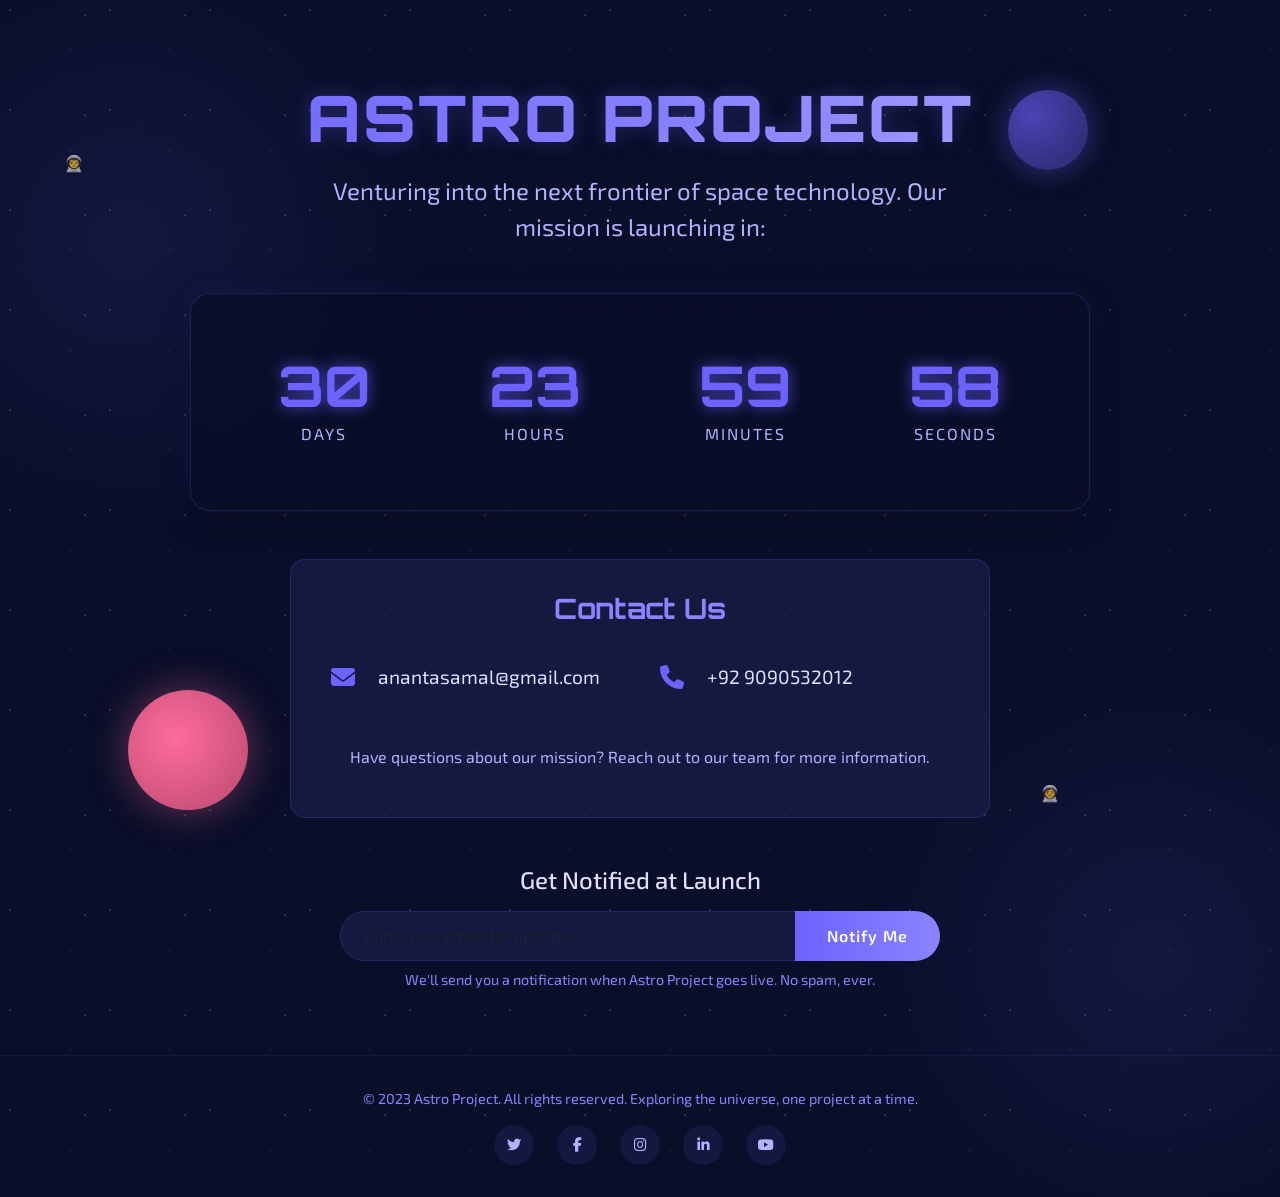
<file: landing_page/astro/astro.html>
<!DOCTYPE html>
<html lang="en">
<head>
    <meta charset="UTF-8">
    <meta name="viewport" content="width=device-width, initial-scale=1.0">
    <title>Astro Project - Coming Soon</title>
    <!-- Bootstrap 5 CSS -->
    <link href="https://cdn.jsdelivr.net/npm/bootstrap@5.3.0-alpha1/dist/css/bootstrap.min.css" rel="stylesheet">
    <!-- Font Awesome for icons -->
    <link rel="stylesheet" href="https://cdnjs.cloudflare.com/ajax/libs/font-awesome/6.4.0/css/all.min.css">
    <!-- Google Fonts -->
    <link href="https://fonts.googleapis.com/css2?family=Orbitron:wght@400;700;900&family=Exo+2:wght@300;400;600&display=swap" rel="stylesheet">
    <link rel="stylesheet" href="style.css">
</head>
<body>
    <!-- Animated background elements -->
    <div class="planet planet-1"></div>
    <div class="planet planet-2"></div>
    
    <!-- Main content -->
    <div class="container-fluid hero-section">
        <div class="container">
            <div class="title-container">
                <h1 class="main-title">ASTRO PROJECT</h1>
                <p class="subtitle">Venturing into the next frontier of space technology. Our mission is launching in:</p>
            </div>
            
            <!-- Countdown Timer -->
            <div class="countdown-container">
                <div class="row text-center">
                    <div class="col-md-3 col-6 countdown-box">
                        <div class="countdown-number" id="days">00</div>
                        <div class="countdown-label">Days</div>
                    </div>
                    <div class="col-md-3 col-6 countdown-box">
                        <div class="countdown-number" id="hours">00</div>
                        <div class="countdown-label">Hours</div>
                    </div>
                    <div class="col-md-3 col-6 countdown-box">
                        <div class="countdown-number" id="minutes">00</div>
                        <div class="countdown-label">Minutes</div>
                    </div>
                    <div class="col-md-3 col-6 countdown-box">
                        <div class="countdown-number" id="seconds">00</div>
                        <div class="countdown-label">Seconds</div>
                    </div>
                </div>
            </div>
            
            <!-- Contact Information -->
            <div class="contact-info">
                <h3 class="text-center mb-4" style="color: #8a84ff;">Contact Us</h3>
                <div class="row justify-content-center">
                    <div class="col-md-6">
                        <div class="contact-item">
                            <div class="contact-icon">
                                <i class="fas fa-envelope"></i>
                            </div>
                            <div class="contact-text">
                                anantasamal@gmail.com
                            </div>
                        </div>
                    </div>
                    <div class="col-md-6">
                        <div class="contact-item">
                            <div class="contact-icon">
                                <i class="fas fa-phone"></i>
                            </div>
                            <div class="contact-text">
                                +92 9090532012
                            </div>
                        </div>
                    </div>
                </div>
                <p class="text-center mt-3" style="color: #b5b1ff;">
                    Have questions about our mission? Reach out to our team for more information.
                </p>
            </div>
            
            <!-- Notification Form -->
            <div class="notification-form">
                <h4 class="text-center mb-3">Get Notified at Launch</h4>
                <div class="input-group">
                    <input type="email" class="form-control" placeholder="Enter your email for updates">
                    <button class="btn btn-astro" type="button">Notify Me</button>
                </div>
                <p class="text-center mt-2" style="font-size: 0.9rem; color: #8a84ff;">
                    We'll send you a notification when Astro Project goes live. No spam, ever.
                </p>
            </div>
        </div>
    </div>
    
    <!-- Footer -->
    <footer>
        <div class="container">
            <p>&copy; 2023 Astro Project. All rights reserved. Exploring the universe, one project at a time.</p>
            <div class="social-icons">
                <a href=""><i class="fab fa-twitter"></i></a>
                <a href="https://www.facebook.com/anantasamal03" target="_blank"><i class="fab fa-facebook-f"></i></a>
                <a href="https://www.instagram.com/ananta__07" target="_blank"><i class="fab fa-instagram"></i></a>
                <a href="https://www.linkedin.com/in/ananta-samal-62a982128" target="_blank"><i class="fab fa-linkedin-in"></i></a>
                <a href="https://www.youtube.com/@anantasamal9914" target="_blank"><i class="fab fa-youtube"></i></a>
            </div>
        </div>
    </footer>

    <!-- Bootstrap JS Bundle with Popper -->
    <script src="https://cdn.jsdelivr.net/npm/bootstrap@5.3.0-alpha1/dist/js/bootstrap.bundle.min.js"></script>
    <script src="script.js"></script>
</body>
</html>
</file>
<file: universal_calculator/css/style.css>
:root {
    --primary: #4361ee;
    --primary-dark: #3a56d4;
    --secondary: #7209b7;
    --success: #4cc9f0;
    --light: #f8f9fa;
    --dark: #212529;
    --gray: #6c757d;
    --light-bg: #f1f5f9;
    --card-shadow: 0 10px 20px rgba(0, 0, 0, 0.08);
    --transition: all 0.3s ease;
}

* {
    margin: 0;
    padding: 0;
    box-sizing: border-box;
}

body {
    font-family: 'Poppins', sans-serif;
    background-color: var(--light-bg);
    color: var(--dark);
    line-height: 1.6;
}

h1,
h2,
h3,
h4,
h5 {
    font-weight: 600;
}

.calculator-font {
    font-family: 'Roboto Mono', monospace;
}

/* Header Styles */
header {
    background: linear-gradient(135deg, var(--primary), var(--secondary));
    color: white;
    padding: 1.2rem 0;
    box-shadow: 0 4px 12px rgba(0, 0, 0, 0.1);
    position: sticky;
    top: 0;
    z-index: 1000;
}

.logo {
    font-weight: 700;
    font-size: 1.8rem;
    display: flex;
    align-items: center;
    gap: 10px;
}

.logo i {
    color: #4cc9f0;
}

.nav-link {
    color: rgba(255, 255, 255, 0.9) !important;
    font-weight: 500;
    padding: 0.5rem 1rem !important;
    transition: var(--transition);
    border-radius: 6px;
}

.nav-link:hover,
.nav-link.active {
    color: white !important;
    background-color: rgba(255, 255, 255, 0.1);
}

/* Hero Section */
.hero {
    background: linear-gradient(rgba(67, 97, 238, 0.9), rgba(114, 9, 183, 0.9)), url('data:image/svg+xml;utf8,<svg xmlns="http://www.w3.org/2000/svg" width="100" height="100" viewBox="0 0 100 100"><path d="M0,0 L100,0 L100,100 Z" fill="white" opacity="0.05"/></svg>');
    color: white;
    padding: 4rem 0;
    text-align: center;
    border-radius: 0 0 30px 30px;
    margin-bottom: 2rem;
}

.hero h1 {
    font-size: 3rem;
    margin-bottom: 1rem;
    text-shadow: 0 2px 5px rgba(0, 0, 0, 0.2);
}

.hero p {
    font-size: 1.2rem;
    max-width: 700px;
    margin: 0 auto 2rem;
    opacity: 0.9;
}

/* Time and Calendar Section */
.time-calendar-section {
    background-color: white;
    border-radius: 20px;
    padding: 2rem;
    box-shadow: var(--card-shadow);
    margin-bottom: 2rem;
}

.time-display {
    font-size: 3.5rem;
    font-weight: 700;
    color: var(--primary);
    text-align: center;
    margin-bottom: 1rem;
    font-family: 'Roboto Mono', monospace;
}

.date-display {
    font-size: 1.5rem;
    color: var(--gray);
    text-align: center;
    margin-bottom: 2rem;
}

.calendar-container {
    max-width: 400px;
    margin: 0 auto;
    border: 1px solid #eaeaea;
    border-radius: 12px;
    overflow: hidden;
}

.calendar-header {
    background-color: var(--primary);
    color: white;
    padding: 1rem;
    text-align: center;
    font-weight: 600;
    display: flex;
    justify-content: space-between;
    align-items: center;
}

.calendar-body {
    padding: 1rem;
    background-color: white;
}

.calendar-weekdays,
.calendar-days {
    display: grid;
    grid-template-columns: repeat(7, 1fr);
    gap: 5px;
}

.calendar-weekdays div {
    text-align: center;
    font-weight: 600;
    color: var(--gray);
    padding: 0.5rem 0;
}

.calendar-days div {
    text-align: center;
    padding: 0.7rem 0;
    border-radius: 6px;
    cursor: pointer;
    transition: var(--transition);
}

.calendar-days div:hover {
    background-color: #f0f0f0;
}

.calendar-days .today {
    background-color: var(--primary);
    color: white;
}

.calendar-days .other-month {
    color: #ccc;
}

/* Calculator Sections */
.section-title {
    color: var(--primary);
    margin-bottom: 1.5rem;
    padding-bottom: 0.5rem;
    border-bottom: 3px solid var(--success);
    display: inline-block;
}

.calculator-card {
    background-color: white;
    border-radius: 16px;
    padding: 2rem;
    box-shadow: var(--card-shadow);
    height: 100%;
    transition: var(--transition);
    margin-bottom: 2rem;
}

.calculator-card:hover {
    transform: translateY(-5px);
    box-shadow: 0 15px 30px rgba(0, 0, 0, 0.12);
}

.calculator-icon {
    font-size: 2.5rem;
    color: var(--primary);
    margin-bottom: 1rem;
    background-color: rgba(67, 97, 238, 0.1);
    width: 70px;
    height: 70px;
    border-radius: 50%;
    display: flex;
    align-items: center;
    justify-content: center;
}

.form-label {
    font-weight: 600;
    color: var(--dark);
    margin-bottom: 0.5rem;
}

.form-control,
.form-select {
    padding: 0.75rem 1rem;
    border: 2px solid #eaeaea;
    border-radius: 10px;
    transition: var(--transition);
}

.form-control:focus,
.form-select:focus {
    border-color: var(--primary);
    box-shadow: 0 0 0 0.25rem rgba(67, 97, 238, 0.25);
}

.btn-calc {
    background-color: var(--primary);
    color: white;
    padding: 0.75rem 1.5rem;
    border-radius: 10px;
    font-weight: 600;
    border: none;
    transition: var(--transition);
    width: 100%;
}

.btn-calc:hover {
    background-color: var(--primary-dark);
    color: white;
    transform: translateY(-2px);
    box-shadow: 0 5px 15px rgba(67, 97, 238, 0.3);
}

.result-box {
    background-color: rgba(76, 201, 240, 0.1);
    border-left: 5px solid var(--success);
    padding: 1.5rem;
    border-radius: 8px;
    margin-top: 1.5rem;
    display: none;
}

.result-value {
    font-size: 1.8rem;
    font-weight: 700;
    color: var(--primary);
    font-family: 'Roboto Mono', monospace;
}

/* Contact Section */
.contact-section {
    background-color: white;
    border-radius: 20px;
    padding: 3rem;
    box-shadow: var(--card-shadow);
    margin-top: 2rem;
}

.contact-details {
    background-color: rgba(67, 97, 238, 0.05);
    padding: 2rem;
    border-radius: 16px;
    height: 100%;
}

.contact-item {
    display: flex;
    align-items: center;
    margin-bottom: 1.5rem;
}

.contact-icon {
    width: 50px;
    height: 50px;
    background-color: var(--primary);
    color: white;
    border-radius: 50%;
    display: flex;
    align-items: center;
    justify-content: center;
    margin-right: 1rem;
    font-size: 1.2rem;
}

/* Footer */
footer {
    background-color: var(--dark);
    color: white;
    padding: 3rem 0 1.5rem;
    margin-top: 4rem;
}

.footer-logo {
    font-weight: 700;
    font-size: 1.8rem;
    margin-bottom: 1rem;
    display: flex;
    align-items: center;
    gap: 10px;
}

.footer-links a {
    color: rgba(255, 255, 255, 0.7);
    text-decoration: none;
    display: block;
    margin-bottom: 0.5rem;
    transition: var(--transition);
}

.footer-links a:hover {
    color: white;
    padding-left: 5px;
}

.social-icons a {
    display: inline-block;
    width: 40px;
    height: 40px;
    background-color: rgba(255, 255, 255, 0.1);
    border-radius: 50%;
    text-align: center;
    line-height: 40px;
    color: white;
    margin-right: 10px;
    transition: var(--transition);
}

.social-icons a:hover {
    background-color: var(--primary);
    transform: translateY(-5px);
}

.copyright {
    text-align: center;
    padding-top: 2rem;
    margin-top: 2rem;
    border-top: 1px solid rgba(255, 255, 255, 0.1);
    color: rgba(255, 255, 255, 0.6);
    font-size: 0.9rem;
}

/* Responsive Styles */
@media (max-width: 768px) {
    .hero h1 {
        font-size: 2.2rem;
    }

    .time-display {
        font-size: 2.5rem;
    }

    .calculator-card {
        padding: 1.5rem;
    }

    .contact-section {
        padding: 1.5rem;
    }
}
</file>
<file: universal_calculator/css/calculator.css>
:root {
    --c1: #6c47ff;
    --c2: #ff47c7;
    --c3: #47d4ff;
    --c4: #ff9147;
    --c5: #47ff9e;
    --bg: #07060f;
    --bg2: #0e0c1e;
    --bg3: #16132e;
    --glass: rgba(255, 255, 255, 0.04);
    --glass-border: rgba(255, 255, 255, 0.08);
    --text: #f0eeff;
    --text-muted: rgba(240, 238, 255, 0.5);
    --card-shadow: 0 20px 60px rgba(0, 0, 0, 0.5), 0 0 0 1px var(--glass-border);
    --glow1: 0 0 40px rgba(108, 71, 255, 0.3);
    --glow2: 0 0 40px rgba(255, 71, 199, 0.3);
    --radius: 20px;
    --radius-sm: 12px;
}

*,
*::before,
*::after {
    margin: 0;
    padding: 0;
    box-sizing: border-box;
}

html {
    scroll-behavior: smooth;
}

body {
    font-family: 'Outfit', sans-serif;
    background: var(--bg);
    color: var(--text);
    line-height: 1.6;
    overflow-x: hidden;
}

/* ===================== SCROLLBAR ===================== */
::-webkit-scrollbar {
    width: 6px;
}

::-webkit-scrollbar-track {
    background: var(--bg2);
}

::-webkit-scrollbar-thumb {
    background: var(--c1);
    border-radius: 99px;
}

/* ===================== BACKGROUND MESH ===================== */
body::before {
    content: '';
    position: fixed;
    inset: 0;
    background:
        radial-gradient(ellipse 80% 50% at 20% 10%, rgba(108, 71, 255, 0.12) 0%, transparent 60%),
        radial-gradient(ellipse 60% 40% at 80% 80%, rgba(255, 71, 199, 0.10) 0%, transparent 60%),
        radial-gradient(ellipse 50% 60% at 60% 30%, rgba(71, 212, 255, 0.07) 0%, transparent 60%);
    pointer-events: none;
    z-index: 0;
}

/* ===================== HEADER / NAV ===================== */
header {
    position: sticky;
    top: 0;
    z-index: 1000;
    backdrop-filter: blur(24px);
    -webkit-backdrop-filter: blur(24px);
    background: rgba(7, 6, 15, 0.85);
    border-bottom: 1px solid var(--glass-border);
}

.nav-inner {
    max-width: 1400px;
    margin: 0 auto;
    padding: 0 24px;
    height: 72px;
    display: flex;
    align-items: center;
    justify-content: space-between;
    gap: 20px;
}

.logo {
    display: flex;
    align-items: center;
    gap: 12px;
    text-decoration: none;
    flex-shrink: 0;
}

.logo-icon {
    width: 44px;
    height: 44px;
    background: linear-gradient(135deg, var(--c1), var(--c2));
    border-radius: 12px;
    display: flex;
    align-items: center;
    justify-content: center;
    font-size: 22px;
    box-shadow: 0 0 20px rgba(108, 71, 255, 0.5);
    transform: perspective(200px) rotateY(-8deg);
    transition: transform 0.3s ease;
}

.logo:hover .logo-icon {
    transform: perspective(200px) rotateY(0deg);
}

.logo-text {
    font-size: 1.4rem;
    font-weight: 800;
    background: linear-gradient(90deg, var(--c3), var(--c1), var(--c2));
    -webkit-background-clip: text;
    -webkit-text-fill-color: transparent;
    background-clip: text;
    letter-spacing: -0.5px;
}

.nav-links {
    display: flex;
    align-items: center;
    gap: 4px;
    list-style: none;
}

.nav-links a {
    color: var(--text-muted);
    text-decoration: none;
    padding: 8px 14px;
    border-radius: 8px;
    font-size: 0.9rem;
    font-weight: 500;
    transition: all 0.2s;
    white-space: nowrap;
}

.nav-links a:hover {
    color: var(--text);
    background: var(--glass);
}

.hamburger {
    display: none;
    flex-direction: column;
    gap: 5px;
    cursor: pointer;
    padding: 8px;
    border-radius: 8px;
    transition: background 0.2s;
}

.hamburger:hover {
    background: var(--glass);
}

.hamburger span {
    display: block;
    width: 24px;
    height: 2px;
    background: var(--text);
    border-radius: 2px;
    transition: all 0.3s;
}

.mobile-menu {
    display: none;
    position: fixed;
    inset: 0;
    top: 72px;
    background: rgba(7, 6, 15, 0.97);
    backdrop-filter: blur(24px);
    z-index: 999;
    padding: 24px;
    flex-direction: column;
    gap: 8px;
}

.mobile-menu.open {
    display: flex;
}

.mobile-menu a {
    color: var(--text);
    text-decoration: none;
    padding: 14px 20px;
    border-radius: 12px;
    font-size: 1.1rem;
    font-weight: 600;
    background: var(--glass);
    border: 1px solid var(--glass-border);
    transition: all 0.2s;
}

.mobile-menu a:hover {
    background: rgba(108, 71, 255, 0.15);
    border-color: rgba(108, 71, 255, 0.3);
}

/* ===================== HERO ===================== */
.hero {
    position: relative;
    z-index: 1;
    padding: 100px 24px 80px;
    text-align: center;
    max-width: 1400px;
    margin: 0 auto;
}

.hero-badge {
    display: inline-flex;
    align-items: center;
    gap: 8px;
    background: rgba(108, 71, 255, 0.15);
    border: 1px solid rgba(108, 71, 255, 0.3);
    border-radius: 99px;
    padding: 6px 16px;
    font-size: 0.82rem;
    font-weight: 600;
    color: var(--c3);
    letter-spacing: 0.5px;
    margin-bottom: 28px;
    animation: fadeUp 0.6s ease both;
}

.hero h1 {
    font-size: clamp(2.8rem, 7vw, 5.5rem);
    font-weight: 900;
    line-height: 1.05;
    letter-spacing: -2px;
    margin-bottom: 24px;
    animation: fadeUp 0.6s 0.1s ease both;
}

.hero h1 .grad {
    background: linear-gradient(135deg, var(--c1) 0%, var(--c2) 40%, var(--c3) 80%);
    -webkit-background-clip: text;
    -webkit-text-fill-color: transparent;
    background-clip: text;
}

.hero p {
    font-size: 1.15rem;
    color: var(--text-muted);
    max-width: 580px;
    margin: 0 auto 40px;
    animation: fadeUp 0.6s 0.2s ease both;
}

.hero-ctas {
    display: flex;
    gap: 16px;
    justify-content: center;
    flex-wrap: wrap;
    animation: fadeUp 0.6s 0.3s ease both;
}

.btn-primary-3d {
    position: relative;
    padding: 14px 32px;
    background: linear-gradient(135deg, var(--c1), var(--c2));
    border: none;
    border-radius: 12px;
    color: white;
    font-family: 'Outfit', sans-serif;
    font-size: 0.95rem;
    font-weight: 700;
    cursor: pointer;
    text-decoration: none;
    display: inline-flex;
    align-items: center;
    gap: 8px;
    transition: all 0.25s;
    box-shadow: 0 8px 24px rgba(108, 71, 255, 0.4), inset 0 1px 0 rgba(255, 255, 255, 0.2);
    transform: translateY(0) perspective(500px) rotateX(0);
}

.btn-primary-3d:hover {
    transform: translateY(-3px) perspective(500px) rotateX(5deg);
    box-shadow: 0 16px 40px rgba(108, 71, 255, 0.5), inset 0 1px 0 rgba(255, 255, 255, 0.25);
    color: white;
}

.btn-secondary-3d {
    padding: 14px 32px;
    background: var(--glass);
    border: 1px solid var(--glass-border);
    border-radius: 12px;
    color: var(--text);
    font-family: 'Outfit', sans-serif;
    font-size: 0.95rem;
    font-weight: 600;
    cursor: pointer;
    text-decoration: none;
    display: inline-flex;
    align-items: center;
    gap: 8px;
    transition: all 0.25s;
    backdrop-filter: blur(8px);
}

.btn-secondary-3d:hover {
    background: rgba(255, 255, 255, 0.08);
    border-color: rgba(255, 255, 255, 0.15);
    color: var(--text);
    transform: translateY(-2px);
}

/* Stats row */
.hero-stats {
    display: flex;
    justify-content: center;
    gap: 60px;
    margin-top: 72px;
    padding-top: 40px;
    border-top: 1px solid var(--glass-border);
    flex-wrap: wrap;
    animation: fadeUp 0.6s 0.4s ease both;
}

.stat {
    text-align: center;
}

.stat-num {
    font-size: 2.4rem;
    font-weight: 900;
    background: linear-gradient(135deg, var(--c3), var(--c1));
    -webkit-background-clip: text;
    -webkit-text-fill-color: transparent;
    background-clip: text;
    line-height: 1;
}

.stat-label {
    font-size: 0.85rem;
    color: var(--text-muted);
    margin-top: 4px;
}

/* ===================== CONTAINER ===================== */
.container {
    max-width: 1400px;
    margin: 0 auto;
    padding: 0 24px;
    position: relative;
    z-index: 1;
}

/* ===================== SECTION TITLES ===================== */
.section-head {
    margin-bottom: 40px;
}

.section-tag {
    display: inline-flex;
    align-items: center;
    gap: 6px;
    font-size: 0.78rem;
    font-weight: 700;
    letter-spacing: 1.5px;
    text-transform: uppercase;
    color: var(--c1);
    margin-bottom: 12px;
}

.section-tag::before {
    content: '';
    display: inline-block;
    width: 20px;
    height: 2px;
    background: var(--c1);
    border-radius: 2px;
}

.section-title {
    font-size: clamp(1.8rem, 3.5vw, 2.6rem);
    font-weight: 800;
    letter-spacing: -1px;
    line-height: 1.15;
}

.section-title .grad {
    background: linear-gradient(90deg, var(--c1), var(--c2));
    -webkit-background-clip: text;
    -webkit-text-fill-color: transparent;
    background-clip: text;
}

/* ===================== SECTION WRAPPER ===================== */
.section-wrapper {
    padding: 80px 0;
}

/* ===================== GLASS CARD ===================== */
.glass-card {
    background: var(--glass);
    border: 1px solid var(--glass-border);
    border-radius: var(--radius);
    backdrop-filter: blur(20px);
    -webkit-backdrop-filter: blur(20px);
    padding: 32px;
    box-shadow: var(--card-shadow);
    transition: all 0.35s ease;
    position: relative;
    overflow: hidden;
}

.glass-card::before {
    content: '';
    position: absolute;
    top: 0;
    left: 0;
    right: 0;
    height: 1px;
    background: linear-gradient(90deg, transparent, rgba(255, 255, 255, 0.15), transparent);
}

.glass-card:hover {
    transform: translateY(-6px) perspective(1000px) rotateX(1.5deg);
    box-shadow: 0 30px 80px rgba(0, 0, 0, 0.6), 0 0 0 1px rgba(108, 71, 255, 0.2), var(--glow1);
    border-color: rgba(108, 71, 255, 0.2);
}

.card-icon-wrap {
    width: 60px;
    height: 60px;
    border-radius: 16px;
    display: flex;
    align-items: center;
    justify-content: center;
    font-size: 1.5rem;
    margin-bottom: 20px;
    position: relative;
    transform: perspective(200px) rotateY(-10deg) rotateX(5deg);
    transition: transform 0.3s ease;
}

.glass-card:hover .card-icon-wrap {
    transform: perspective(200px) rotateY(0deg) rotateX(0deg);
}

.icon-purple {
    background: linear-gradient(135deg, rgba(108, 71, 255, 0.3), rgba(108, 71, 255, 0.1));
    box-shadow: 0 8px 24px rgba(108, 71, 255, 0.25);
    color: var(--c1);
    border: 1px solid rgba(108, 71, 255, 0.2);
}

.icon-pink {
    background: linear-gradient(135deg, rgba(255, 71, 199, 0.3), rgba(255, 71, 199, 0.1));
    box-shadow: 0 8px 24px rgba(255, 71, 199, 0.25);
    color: var(--c2);
    border: 1px solid rgba(255, 71, 199, 0.2);
}

.icon-cyan {
    background: linear-gradient(135deg, rgba(71, 212, 255, 0.3), rgba(71, 212, 255, 0.1));
    box-shadow: 0 8px 24px rgba(71, 212, 255, 0.25);
    color: var(--c3);
    border: 1px solid rgba(71, 212, 255, 0.2);
}

.icon-orange {
    background: linear-gradient(135deg, rgba(255, 145, 71, 0.3), rgba(255, 145, 71, 0.1));
    box-shadow: 0 8px 24px rgba(255, 145, 71, 0.25);
    color: var(--c4);
    border: 1px solid rgba(255, 145, 71, 0.2);
}

.icon-green {
    background: linear-gradient(135deg, rgba(71, 255, 158, 0.3), rgba(71, 255, 158, 0.1));
    box-shadow: 0 8px 24px rgba(71, 255, 158, 0.25);
    color: var(--c5);
    border: 1px solid rgba(71, 255, 158, 0.2);
}

.card-title {
    font-size: 1.2rem;
    font-weight: 700;
    margin-bottom: 6px;
    letter-spacing: -0.3px;
}

.card-desc {
    font-size: 0.88rem;
    color: var(--text-muted);
    margin-bottom: 24px;
    line-height: 1.5;
}

/* ===================== FORM ELEMENTS ===================== */
.form-group {
    margin-bottom: 18px;
}

label {
    display: block;
    font-size: 0.82rem;
    font-weight: 600;
    color: var(--text-muted);
    margin-bottom: 8px;
    letter-spacing: 0.3px;
    text-transform: uppercase;
}

input[type="text"],
input[type="number"],
input[type="date"],
input[type="email"],
textarea,
select {
    width: 100%;
    padding: 12px 16px;
    background: rgba(255, 255, 255, 0.05);
    border: 1px solid var(--glass-border);
    border-radius: var(--radius-sm);
    color: var(--text);
    font-family: 'Outfit', sans-serif;
    font-size: 0.95rem;
    font-weight: 500;
    transition: all 0.2s;
    outline: none;
    -webkit-appearance: none;
    appearance: none;
}

input:focus,
textarea:focus,
select:focus {
    border-color: var(--c1);
    background: rgba(108, 71, 255, 0.08);
    box-shadow: 0 0 0 3px rgba(108, 71, 255, 0.15);
}

input::placeholder {
    color: rgba(240, 238, 255, 0.25);
}

select option {
    background: var(--bg3);
    color: var(--text);
}

textarea {
    resize: vertical;
    min-height: 120px;
}

/* date picker icon color */
input[type="date"]::-webkit-calendar-picker-indicator {
    filter: invert(0.7) sepia(1) hue-rotate(200deg);
    cursor: pointer;
}

.row-2 {
    display: grid;
    grid-template-columns: 1fr 1fr;
    gap: 14px;
}

.row-3 {
    display: grid;
    grid-template-columns: 1fr 1fr 1fr;
    gap: 14px;
}

.radio-group {
    display: flex;
    gap: 16px;
}

.radio-group label {
    display: flex;
    align-items: center;
    gap: 8px;
    cursor: pointer;
    text-transform: none;
    font-size: 0.9rem;
    color: var(--text);
}

.radio-group input[type="radio"] {
    width: 18px;
    height: 18px;
    accent-color: var(--c1);
}

/* ===================== CALCULATE BUTTON ===================== */
.btn-calc {
    width: 100%;
    padding: 14px 24px;
    background: linear-gradient(135deg, var(--c1), #8c47ff);
    border: none;
    border-radius: var(--radius-sm);
    color: white;
    font-family: 'Outfit', sans-serif;
    font-size: 0.95rem;
    font-weight: 700;
    cursor: pointer;
    letter-spacing: 0.3px;
    transition: all 0.25s;
    display: flex;
    align-items: center;
    justify-content: center;
    gap: 8px;
    box-shadow: 0 8px 24px rgba(108, 71, 255, 0.35), inset 0 1px 0 rgba(255, 255, 255, 0.15);
    transform: translateY(0);
}

.btn-calc:hover {
    transform: translateY(-2px);
    box-shadow: 0 12px 32px rgba(108, 71, 255, 0.5), inset 0 1px 0 rgba(255, 255, 255, 0.2);
}

.btn-calc:active {
    transform: translateY(0);
}

/* ===================== RESULT BOX ===================== */
.result-box {
    margin-top: 20px;
    padding: 20px;
    background: rgba(108, 71, 255, 0.08);
    border: 1px solid rgba(108, 71, 255, 0.2);
    border-radius: var(--radius-sm);
    display: none;
    animation: resultPop 0.4s cubic-bezier(0.34, 1.56, 0.64, 1) both;
}

@keyframes resultPop {
    from {
        opacity: 0;
        transform: scale(0.95) translateY(10px);
    }

    to {
        opacity: 1;
        transform: scale(1) translateY(0);
    }
}

.result-label {
    font-size: 0.72rem;
    font-weight: 700;
    letter-spacing: 1.5px;
    text-transform: uppercase;
    color: var(--c1);
    margin-bottom: 8px;
}

.result-value {
    font-family: 'JetBrains Mono', monospace;
    font-size: 2rem;
    font-weight: 600;
    color: var(--text);
    line-height: 1.2;
    background: linear-gradient(135deg, var(--c3), var(--c1));
    -webkit-background-clip: text;
    -webkit-text-fill-color: transparent;
    background-clip: text;
}

.result-detail {
    font-size: 0.84rem;
    color: var(--text-muted);
    margin-top: 6px;
}

/* ===================== TIME & CALENDAR ===================== */
.time-section-grid {
    display: grid;
    grid-template-columns: 1fr 1fr;
    gap: 24px;
}

.time-card {
    background: var(--glass);
    border: 1px solid var(--glass-border);
    border-radius: var(--radius);
    padding: 40px 32px;
    text-align: center;
    backdrop-filter: blur(20px);
    position: relative;
    overflow: hidden;
}

.time-card::after {
    content: '';
    position: absolute;
    inset: 0;
    background: radial-gradient(ellipse at 50% 0%, rgba(108, 71, 255, 0.15), transparent 70%);
    pointer-events: none;
}

.time-display {
    font-family: 'JetBrains Mono', monospace;
    font-size: clamp(2.5rem, 6vw, 4.5rem);
    font-weight: 600;
    background: linear-gradient(135deg, var(--c3), var(--c1));
    -webkit-background-clip: text;
    -webkit-text-fill-color: transparent;
    background-clip: text;
    letter-spacing: -1px;
    line-height: 1;
    margin-bottom: 12px;
}

.date-display {
    font-size: 1.1rem;
    color: var(--text-muted);
    font-weight: 500;
}

.time-meta {
    display: flex;
    justify-content: center;
    gap: 24px;
    margin-top: 24px;
    flex-wrap: wrap;
}

.time-meta-item {
    background: rgba(255, 255, 255, 0.04);
    border: 1px solid var(--glass-border);
    border-radius: 8px;
    padding: 8px 14px;
    font-size: 0.82rem;
    color: var(--text-muted);
}

.time-meta-item strong {
    color: var(--c3);
    font-family: 'JetBrains Mono', monospace;
}

/* Calendar */
.calendar-card {
    background: var(--glass);
    border: 1px solid var(--glass-border);
    border-radius: var(--radius);
    overflow: hidden;
    backdrop-filter: blur(20px);
}

.calendar-header {
    background: linear-gradient(135deg, var(--c1), var(--c2));
    padding: 20px 24px;
    display: flex;
    justify-content: space-between;
    align-items: center;
}

.calendar-header h3 {
    font-size: 1rem;
    font-weight: 700;
    letter-spacing: -0.3px;
}

.cal-nav-btn {
    background: rgba(255, 255, 255, 0.2);
    border: none;
    border-radius: 8px;
    color: white;
    width: 34px;
    height: 34px;
    cursor: pointer;
    display: flex;
    align-items: center;
    justify-content: center;
    transition: background 0.2s;
    font-size: 1.1rem;
}

.cal-nav-btn:hover {
    background: rgba(255, 255, 255, 0.3);
}

.calendar-body {
    padding: 20px;
}

.cal-weekdays {
    display: grid;
    grid-template-columns: repeat(7, 1fr);
    margin-bottom: 8px;
}

.cal-weekdays div {
    text-align: center;
    font-size: 0.72rem;
    font-weight: 700;
    color: var(--text-muted);
    letter-spacing: 0.5px;
    padding: 6px 0;
}

.cal-days {
    display: grid;
    grid-template-columns: repeat(7, 1fr);
    gap: 4px;
}

.cal-days div {
    text-align: center;
    padding: 8px 2px;
    border-radius: 8px;
    cursor: pointer;
    font-size: 0.88rem;
    font-weight: 500;
    transition: all 0.15s;
    color: var(--text-muted);
}

.cal-days div:hover {
    background: rgba(108, 71, 255, 0.2);
    color: var(--text);
}

.cal-days .today {
    background: linear-gradient(135deg, var(--c1), var(--c2));
    color: white !important;
    font-weight: 700;
    box-shadow: 0 4px 14px rgba(108, 71, 255, 0.4);
}

.cal-days .other-month {
    color: rgba(240, 238, 255, 0.15);
}

/* ===================== AGE RESULT PILLS ===================== */
.age-pills {
    display: grid;
    grid-template-columns: repeat(4, 1fr);
    gap: 12px;
    margin-bottom: 16px;
}

.age-pill {
    background: rgba(108, 71, 255, 0.08);
    border: 1px solid rgba(108, 71, 255, 0.15);
    border-radius: 12px;
    padding: 16px 8px;
    text-align: center;
}

.age-pill .num {
    font-family: 'JetBrains Mono', monospace;
    font-size: 1.8rem;
    font-weight: 700;
    background: linear-gradient(135deg, var(--c3), var(--c1));
    -webkit-background-clip: text;
    -webkit-text-fill-color: transparent;
    background-clip: text;
    line-height: 1;
}

.age-pill .lbl {
    font-size: 0.72rem;
    color: var(--text-muted);
    margin-top: 4px;
    letter-spacing: 0.5px;
    text-transform: uppercase;
}

.age-extras {
    font-size: 0.88rem;
    color: var(--text-muted);
    display: flex;
    flex-direction: column;
    gap: 4px;
}

.age-extras span strong {
    color: var(--c3);
    font-family: 'JetBrains Mono', monospace;
}

/* ===================== INTEREST RESULT ===================== */
.interest-result-grid {
    display: grid;
    grid-template-columns: 1fr 1fr;
    gap: 12px;
}

.interest-result-item {
    background: rgba(255, 255, 255, 0.04);
    border: 1px solid var(--glass-border);
    border-radius: 10px;
    padding: 14px;
}

.interest-result-item .lbl {
    font-size: 0.72rem;
    letter-spacing: 1px;
    text-transform: uppercase;
    color: var(--text-muted);
    margin-bottom: 4px;
}

.interest-result-item .val {
    font-family: 'JetBrains Mono', monospace;
    font-size: 1.3rem;
    font-weight: 600;
    color: var(--c5);
}

/* ===================== CONTACT ===================== */
.contact-grid {
    display: grid;
    grid-template-columns: 1.4fr 1fr;
    gap: 24px;
}

.contact-info-item {
    display: flex;
    align-items: center;
    gap: 16px;
    padding: 16px;
    background: rgba(255, 255, 255, 0.03);
    border: 1px solid var(--glass-border);
    border-radius: 12px;
    margin-bottom: 12px;
}

.contact-icon {
    width: 46px;
    height: 46px;
    background: linear-gradient(135deg, var(--c1), var(--c2));
    border-radius: 12px;
    display: flex;
    align-items: center;
    justify-content: center;
    font-size: 1.2rem;
    flex-shrink: 0;
    box-shadow: 0 6px 18px rgba(108, 71, 255, 0.35);
}

.contact-info-item h5 {
    font-size: 0.85rem;
    font-weight: 700;
    margin-bottom: 2px;
    color: var(--text);
}

.contact-info-item p {
    font-size: 0.82rem;
    color: var(--text-muted);
    margin: 0;
}

.success-alert {
    background: rgba(71, 255, 158, 0.1);
    border: 1px solid rgba(71, 255, 158, 0.3);
    border-radius: 10px;
    padding: 14px 18px;
    color: var(--c5);
    font-size: 0.9rem;
    font-weight: 600;
    display: none;
    margin-top: 14px;
    animation: resultPop 0.4s ease both;
}

/* ===================== FOOTER ===================== */
footer {
    background: var(--bg2);
    border-top: 1px solid var(--glass-border);
    padding: 64px 0 32px;
    position: relative;
    z-index: 1;
}

.footer-grid {
    display: grid;
    grid-template-columns: 2fr 1fr 1fr 2fr;
    gap: 48px;
    margin-bottom: 48px;
}

.footer-tagline {
    font-size: 0.88rem;
    color: var(--text-muted);
    line-height: 1.7;
    margin-top: 14px;
    margin-bottom: 20px;
}

.social-links {
    display: flex;
    gap: 10px;
}

.social-links a {
    width: 38px;
    height: 38px;
    background: var(--glass);
    border: 1px solid var(--glass-border);
    border-radius: 9px;
    display: flex;
    align-items: center;
    justify-content: center;
    color: var(--text-muted);
    text-decoration: none;
    font-size: 1rem;
    transition: all 0.2s;
}

.social-links a:hover {
    background: var(--c1);
    border-color: var(--c1);
    color: white;
    transform: translateY(-2px);
}

.footer-col h4 {
    font-size: 0.85rem;
    font-weight: 700;
    letter-spacing: 0.5px;
    margin-bottom: 14px;
    color: var(--text);
}

.footer-col a {
    display: block;
    color: var(--text-muted);
    text-decoration: none;
    font-size: 0.85rem;
    margin-bottom: 8px;
    transition: color 0.2s;
}

.footer-col a:hover {
    color: var(--c1);
}

.newsletter-input-group {
    display: flex;
    gap: 8px;
}

.newsletter-input-group input {
    flex: 1;
}

.newsletter-input-group button {
    padding: 12px 18px;
    background: linear-gradient(135deg, var(--c1), var(--c2));
    border: none;
    border-radius: var(--radius-sm);
    color: white;
    font-family: 'Outfit', sans-serif;
    font-weight: 700;
    cursor: pointer;
    white-space: nowrap;
    font-size: 0.88rem;
    transition: opacity 0.2s;
}

.newsletter-input-group button:hover {
    opacity: 0.85;
}

.footer-bottom {
    border-top: 1px solid var(--glass-border);
    padding-top: 24px;
    text-align: center;
    color: var(--text-muted);
    font-size: 0.83rem;
}

/* ===================== GRID LAYOUTS ===================== */
.grid-2 {
    display: grid;
    grid-template-columns: 1fr 1fr;
    gap: 24px;
}

.grid-3 {
    display: grid;
    grid-template-columns: 1fr 1fr 1fr;
    gap: 24px;
}

.col-center {
    grid-column: 1/-1;
    max-width: 760px;
    margin: 0 auto;
    width: 100%;
}

/* ===================== DIVIDER ===================== */
.divider {
    height: 1px;
    background: linear-gradient(90deg, transparent, var(--glass-border), transparent);
    margin: 0;
}

/* ===================== ANIMATIONS ===================== */
@keyframes fadeUp {
    from {
        opacity: 0;
        transform: translateY(24px);
    }

    to {
        opacity: 1;
        transform: translateY(0);
    }
}

/* ===================== RESPONSIVE ===================== */
@media (max-width: 1100px) {
    .footer-grid {
        grid-template-columns: 1fr 1fr;
    }

    .time-section-grid {
        grid-template-columns: 1fr 1fr;
    }
}

@media (max-width: 900px) {
    .grid-3 {
        grid-template-columns: 1fr 1fr;
    }

    .contact-grid {
        grid-template-columns: 1fr;
    }
}

@media (max-width: 768px) {
    .nav-links {
        display: none;
    }

    .hamburger {
        display: flex;
    }

    .grid-2,
    .grid-3 {
        grid-template-columns: 1fr;
    }

    .time-section-grid {
        grid-template-columns: 1fr;
    }

    .age-pills {
        grid-template-columns: repeat(2, 1fr);
    }

    .footer-grid {
        grid-template-columns: 1fr;
        gap: 32px;
    }

    .hero {
        padding: 60px 24px 50px;
    }

    .section-wrapper {
        padding: 50px 0;
    }

    .glass-card {
        padding: 24px;
    }

    .row-2,
    .row-3 {
        grid-template-columns: 1fr;
    }

    .interest-result-grid {
        grid-template-columns: 1fr;
    }
}

@media (max-width: 480px) {
    .age-pills {
        grid-template-columns: repeat(2, 1fr);
    }

    .hero-stats {
        gap: 30px;
    }

    .newsletter-input-group {
        flex-direction: column;
    }
}
</file>
<file: landing_page/astro/style.css>
:root {
  --primary: #0a0e29;
  --secondary: #1a1f4b;
  --accent: #6c63ff;
  --accent-light: #8a84ff;
  --text-light: #e0e0ff;
}

body {
  font-family: "Exo 2", sans-serif;
  background-color: var(--primary);
  color: var(--text-light);
  min-height: 100vh;
  overflow-x: hidden;
  background-image:
    radial-gradient(
      circle at 10% 20%,
      rgba(108, 99, 255, 0.1) 0%,
      transparent 20%
    ),
    radial-gradient(
      circle at 90% 80%,
      rgba(108, 99, 255, 0.1) 0%,
      transparent 20%
    ),
    url('data:image/svg+xml;utf8,<svg xmlns="http://www.w3.org/2000/svg" width="100" height="100" viewBox="0 0 100 100"><circle cx="10" cy="10" r="0.5" fill="white" opacity="0.7"/><circle cx="40" cy="25" r="0.3" fill="white" opacity="0.5"/><circle cx="70" cy="50" r="0.4" fill="white" opacity="0.6"/><circle cx="20" cy="70" r="0.3" fill="white" opacity="0.5"/><circle cx="85" cy="15" r="0.5" fill="white" opacity="0.7"/><circle cx="60" cy="80" r="0.3" fill="white" opacity="0.5"/></svg>');
}

h1,
h2,
h3,
.countdown-number {
  font-family: "Orbitron", sans-serif;
  font-weight: 700;
}

.hero-section {
  min-height: 100vh;
  display: flex;
  align-items: center;
  padding-top: 80px;
  position: relative;
}

.title-container {
  text-align: center;
  margin-bottom: 3rem;
}

.main-title {
  font-size: 4rem;
  font-weight: 900;
  background: linear-gradient(to right, #6c63ff, #8a84ff, #b5b1ff);
  -webkit-background-clip: text;
  background-clip: text;
  color: transparent;
  text-shadow: 0 0 20px rgba(108, 99, 255, 0.3);
  margin-bottom: 1rem;
  letter-spacing: 2px;
}

.subtitle {
  font-size: 1.5rem;
  color: #b5b1ff;
  max-width: 700px;
  margin: 0 auto;
}

.countdown-container {
  background-color: rgba(10, 14, 41, 0.7);
  backdrop-filter: blur(10px);
  border-radius: 20px;
  padding: 2.5rem;
  margin: 2rem auto;
  border: 1px solid rgba(108, 99, 255, 0.2);
  box-shadow:
    0 10px 30px rgba(0, 0, 0, 0.3),
    0 0 30px rgba(108, 99, 255, 0.1);
  max-width: 900px;
}

.countdown-box {
  text-align: center;
  padding: 1.5rem;
}

.countdown-number {
  font-size: 3.5rem;
  color: var(--accent);
  text-shadow: 0 0 15px rgba(108, 99, 255, 0.7);
  line-height: 1;
  margin-bottom: 0.5rem;
}

.countdown-label {
  font-size: 1rem;
  text-transform: uppercase;
  letter-spacing: 2px;
  color: #b5b1ff;
}

.contact-info {
  background-color: rgba(26, 31, 75, 0.7);
  border-radius: 15px;
  padding: 2rem;
  margin-top: 3rem;
  max-width: 700px;
  margin-left: auto;
  margin-right: auto;
  border: 1px solid rgba(108, 99, 255, 0.2);
}

.contact-icon {
  font-size: 1.5rem;
  color: var(--accent);
  margin-right: 15px;
  width: 40px;
  text-align: center;
}

.contact-item {
  display: flex;
  align-items: center;
  margin-bottom: 1.5rem;
  padding: 10px 0;
}

.contact-text {
  font-size: 1.2rem;
}

.notification-form {
  max-width: 600px;
  margin: 3rem auto 0;
}

.form-control {
  background-color: rgba(26, 31, 75, 0.7);
  border: 1px solid rgba(108, 99, 255, 0.3);
  color: white;
  padding: 0.75rem 1.5rem;
  border-radius: 50px;
}

.form-control:focus {
  background-color: rgba(26, 31, 75, 0.9);
  border-color: var(--accent);
  color: white;
  box-shadow: 0 0 0 0.25rem rgba(108, 99, 255, 0.25);
}

.btn-astro {
  background: linear-gradient(to right, #6c63ff, #8a84ff);
  border: none;
  color: white;
  padding: 0.75rem 2rem;
  border-radius: 50px;
  font-weight: 600;
  letter-spacing: 1px;
  transition: all 0.3s ease;
}

.btn-astro:hover {
  transform: translateY(-3px);
  box-shadow: 0 10px 20px rgba(108, 99, 255, 0.3);
  color: white;
}

.astronaut-float {
  position: absolute;
  width: 150px;
  opacity: 0.7;
  animation: float 6s ease-in-out infinite;
}

.astronaut-1 {
  top: 15%;
  left: 5%;
  animation-delay: 0s;
}

.astronaut-2 {
  bottom: 20%;
  right: 7%;
  animation-delay: 3s;
}

.planet {
  position: absolute;
  border-radius: 50%;
  z-index: -1;
}

.planet-1 {
  width: 80px;
  height: 80px;
  background: radial-gradient(circle at 30% 30%, #4a44b5, #2a2768);
  top: 10%;
  right: 15%;
  box-shadow: 0 0 30px rgba(108, 99, 255, 0.4);
}

.planet-2 {
  width: 120px;
  height: 120px;
  background: radial-gradient(circle at 40% 40%, #ff6b9d, #b84a6d);
  bottom: 10%;
  left: 10%;
  box-shadow: 0 0 40px rgba(255, 107, 157, 0.4);
}

@keyframes float {
  0%,
  100% {
    transform: translateY(0);
  }
  50% {
    transform: translateY(-20px);
  }
}

.pulse {
  animation: pulse 2s infinite;
}

@keyframes pulse {
  0% {
    transform: scale(1);
  }
  50% {
    transform: scale(1.05);
  }
  100% {
    transform: scale(1);
  }
}

footer {
  padding: 2rem 0;
  text-align: center;
  color: #8a84ff;
  font-size: 0.9rem;
  border-top: 1px solid rgba(108, 99, 255, 0.1);
  margin-top: 3rem;
}

.social-icons {
  margin-top: 1rem;
}

.social-icons a {
  display: inline-block;
  width: 40px;
  height: 40px;
  background-color: rgba(108, 99, 255, 0.1);
  border-radius: 50%;
  text-align: center;
  line-height: 40px;
  color: #b5b1ff;
  margin: 0 10px;
  transition: all 0.3s ease;
}

.social-icons a:hover {
  background-color: var(--accent);
  color: white;
  transform: translateY(-5px);
}

/* Responsive adjustments */
@media (max-width: 768px) {
  .main-title {
    font-size: 2.8rem;
  }

  .subtitle {
    font-size: 1.2rem;
  }

  .countdown-number {
    font-size: 2.5rem;
  }

  .countdown-container {
    padding: 1.5rem;
  }

  .astronaut-float {
    width: 100px;
  }

  .planet {
    display: none;
  }
}
</file>
